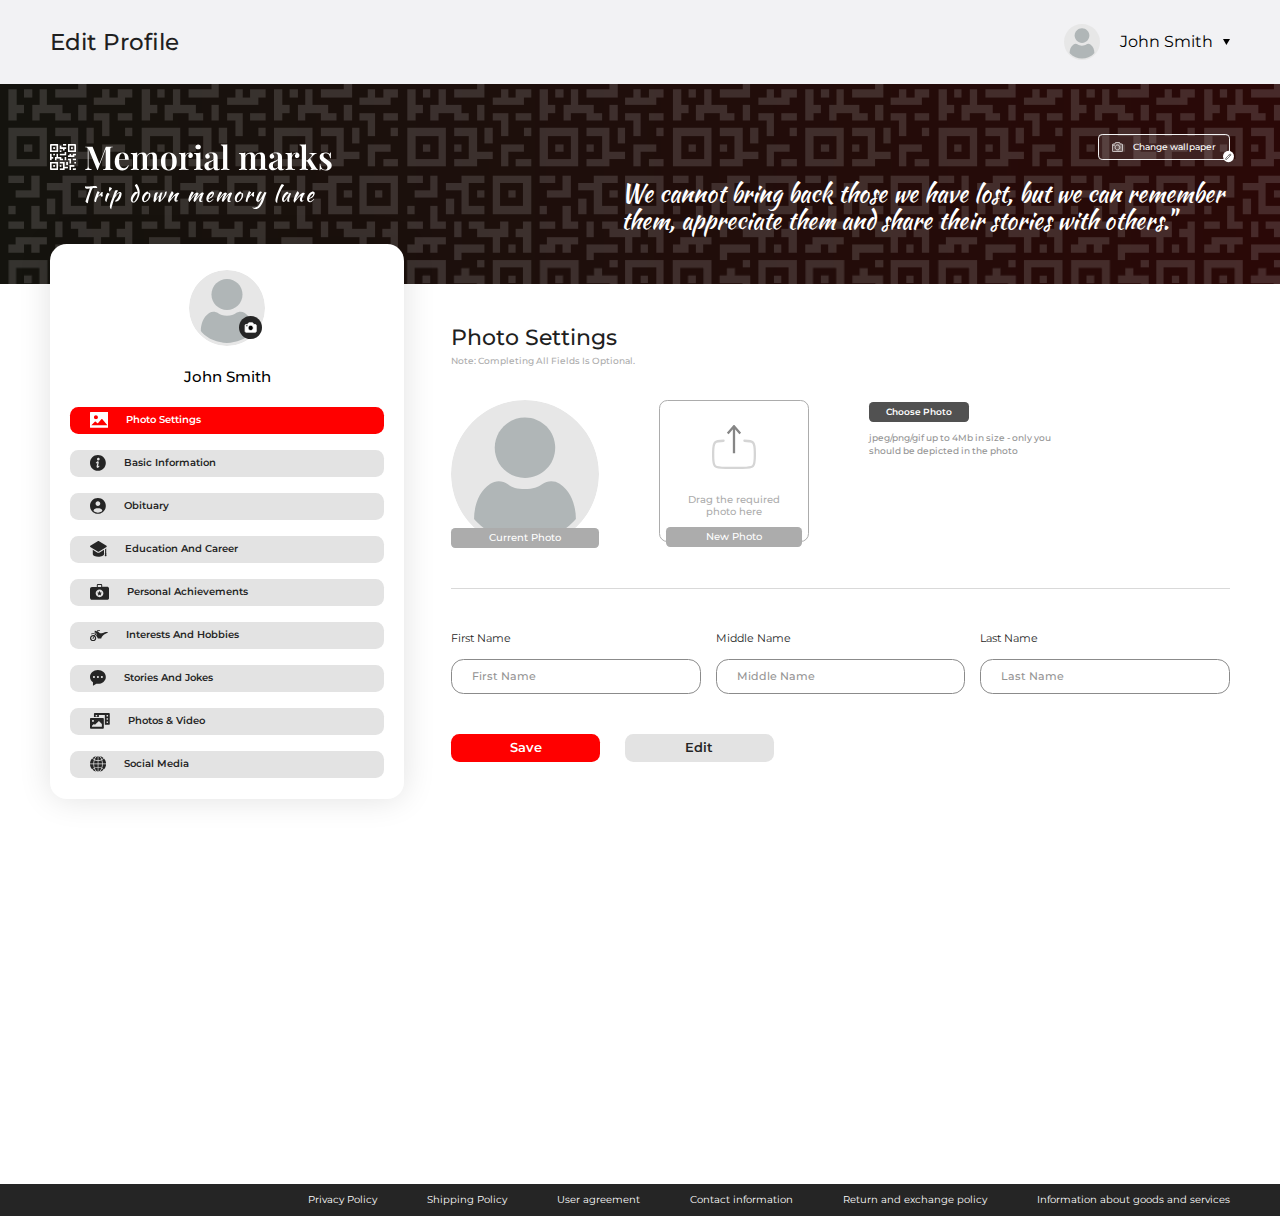
<file: index.html>
<!DOCTYPE html>
<html lang="en">
  <head>
    <meta charset="UTF-8" />
    <meta name="viewport" content="width=device-width, initial-scale=1.0" />
    <title>Memorial marks</title>
    <link rel="stylesheet" href="./styles/index.css" />
    <link rel="stylesheet" href="./styles/main.css" />
    <link rel="stylesheet" href="./styles/modal.css" />
    <link rel="stylesheet" href="./styles/calendar.css" />
  </head>
  <body>
    <!-- nav bar -->
    <nav>
      <div class="nav_wrapper container">
        <div class="empty"></div>
        <div class="nav_left"><h4>Edit Profile</h4></div>
        <div class="nav_right_profile">
          <div class="nav_right_user_data">
            <img src="./assets/icons/default-profile.svg" alt="" />
            <div class="nav_drop_handler">
              <p>John Smith</p>
              <img src="./assets/icons/arrow-down.svg" alt="" />
            </div>
            <div class="logout_modal">
              <img src="./assets/icons/logout.svg" alt="" />
              <p>Log out</p>
            </div>
          </div>
        </div>
        <div class="mob_nav_menu">
          <img
            src="./assets/icons/burger.svg"
            alt=""
            data-modal-target="#logout_modal"
          />
        </div>
      </div>
    </nav>

    <!-- wallpaper -->
    <div class="wallpaper main_wallpaper">
      <div class="walpapper_wrapper container">
        <div class="wallpaper_logo">
          <img src="./assets/logo.svg" alt="" />
        </div>
        <div class="wallpaper_right">
          <button class="change_wall_btn">
            <img src="./assets/icons/camera.svg" alt="" />
            <p>Change wallpaper</p>
            <img
              class="wallpaper_edit"
              src="./assets/icons/wallpaper-edit.svg"
              alt=""
            />
          </button>
          <div class="wallpaper_right_text">
            <p>
              We cannot bring back those we have lost, but we can remember them,
              appreciate them and share their stories with others."
            </p>
          </div>
        </div>
      </div>
    </div>

    <!-- main edit block -->
    <div class="edit_wrapper container">
      <div class="edit_sidebar edit_page_sidebar">
        <div class="user_profile">
          <div class="user_profile_avatar">
            <img
              class="user_avatar_img"
              src="./assets/icons/default-profile.svg"
              alt=""
            />
            <div class="user_profile_img_update">
              <img src="./assets/icons/update-img-icon.svg" alt="" />
            </div>
            <input
              type="file"
              id="profileImageInput"
              style="display: none"
              accept="image/*"
            />
          </div>
          <div class="user_profile_username">
            <p>John Smith</p>
          </div>
          <div class="sidebar_mob_opener">
            <img src="./assets/icons/open_sidebar.svg" alt="" />
          </div>
        </div>
        <div class="profile_sidebar tabs_list">
          <div
            class="profile_sidebar_item menu_item active_menu"
            data-id="menu1"
          >
            <svg
              width="18.472168"
              height="15.833984"
              viewBox="0 0 18.4722 15.834"
              fill="none"
              xmlns="http://www.w3.org/2000/svg"
              xmlns:xlink="http://www.w3.org/1999/xlink"
            >
              <defs />
              <path
                id="Vector"
                d="M0.65 15.83C0.48 15.83 0.31 15.76 0.19 15.64C0.06 15.51 0 15.34 0 15.17L0 0.66C0 0.48 0.06 0.31 0.19 0.19C0.31 0.07 0.48 0 0.65 0L17.81 0C17.98 0 18.15 0.07 18.27 0.19C18.4 0.31 18.47 0.48 18.47 0.66L18.47 15.17C18.47 15.34 18.4 15.51 18.27 15.64C18.15 15.76 17.98 15.83 17.81 15.83L0.65 15.83ZM7.16 11.12L5.74 9.7C5.61 9.57 5.45 9.5 5.27 9.5C5.1 9.5 4.93 9.57 4.81 9.7L1.31 13.19L17.37 13.19L12.38 7.2C12.31 7.13 12.24 7.07 12.15 7.02C12.06 6.98 11.97 6.96 11.87 6.96C11.77 6.96 11.68 6.98 11.59 7.02C11.5 7.07 11.42 7.13 11.36 7.2L8.13 11.08C8.07 11.15 8 11.2 7.92 11.24C7.84 11.28 7.75 11.31 7.66 11.31C7.56 11.32 7.47 11.3 7.39 11.27C7.3 11.23 7.22 11.18 7.16 11.12ZM3.95 5.27C3.95 5.53 4 5.79 4.1 6.03C4.2 6.27 4.35 6.49 4.53 6.67C4.72 6.86 4.94 7 5.18 7.1C5.42 7.2 5.67 7.25 5.93 7.25C6.19 7.25 6.45 7.2 6.69 7.1C6.93 7 7.15 6.86 7.33 6.67C7.52 6.49 7.66 6.27 7.76 6.03C7.86 5.79 7.91 5.53 7.91 5.27C7.91 4.75 7.7 4.24 7.33 3.87C6.96 3.5 6.46 3.29 5.93 3.29C5.41 3.29 4.9 3.5 4.53 3.87C4.16 4.25 3.95 4.75 3.95 5.27Z"
                fill="#252525"
                fill-opacity="1.000000"
                fill-rule="nonzero"
              />
            </svg>

            <p>photo settings</p>
          </div>
          <div class="profile_sidebar_item menu_item" data-id="menu2">
            <svg
              width="15.833984"
              height="15.833984"
              viewBox="0 0 15.834 15.834"
              fill="none"
              xmlns="http://www.w3.org/2000/svg"
              xmlns:xlink="http://www.w3.org/1999/xlink"
            >
              <defs />
              <path
                id="Vector"
                d="M7.91 0C3.54 0 0 3.54 0 7.91C0 12.28 3.54 15.83 7.91 15.83C12.28 15.83 15.83 12.28 15.83 7.91C15.83 3.54 12.28 0 7.91 0ZM9.3 11.55C8.98 11.9 8.8 12.11 8.45 12.44C7.93 12.94 7.33 13.08 6.87 12.58C6.21 11.87 6.91 9.71 6.92 9.63C7.05 9.06 7.3 7.91 7.3 7.91C7.3 7.91 6.76 8.24 6.44 8.36C6.2 8.44 5.94 8.33 5.87 8.1C5.81 7.89 5.86 7.76 5.99 7.61C6.31 7.26 6.49 7.05 6.84 6.72C7.36 6.21 7.95 6.08 8.42 6.58C9.08 7.28 8.59 8.45 8.42 9.28C8.4 9.36 7.99 11.25 7.99 11.25C7.99 11.25 8.53 10.92 8.85 10.8C9.09 10.72 9.35 10.83 9.42 11.06C9.48 11.27 9.43 11.4 9.3 11.55ZM8.44 5.44C7.7 5.51 7.05 4.96 6.99 4.22C6.92 3.48 7.47 2.83 8.21 2.77C8.95 2.7 9.6 3.25 9.66 3.99C9.73 4.73 9.18 5.38 8.44 5.44Z"
                fill="#252525"
                fill-opacity="1.000000"
                fill-rule="nonzero"
              />
            </svg>

            <p>basic information</p>
          </div>
          <div class="profile_sidebar_item menu_item" data-id="menu3">
            <svg
              width="15.833496"
              height="15.833984"
              viewBox="0 0 15.8335 15.834"
              fill="none"
              xmlns="http://www.w3.org/2000/svg"
              xmlns:xlink="http://www.w3.org/1999/xlink"
            >
              <defs />
              <path
                id="Vector"
                d="M15.83 7.91C15.83 12.28 12.28 15.83 7.91 15.83C3.54 15.83 0 12.28 0 7.91C0 3.54 3.54 0 7.91 0C12.28 0 15.83 3.54 15.83 7.91ZM10.29 5.54C10.29 6.85 9.22 7.91 7.91 7.91C6.6 7.91 5.54 6.85 5.54 5.54C5.54 4.23 6.6 3.16 7.91 3.16C9.22 3.16 10.29 4.23 10.29 5.54ZM7.91 14.64C9.32 14.64 10.63 14.21 11.72 13.46C12.2 13.13 12.4 12.51 12.12 12C11.55 10.94 10.36 10.29 7.91 10.29C5.47 10.29 4.28 10.94 3.7 12C3.42 12.51 3.63 13.13 4.11 13.46C5.19 14.21 6.5 14.64 7.91 14.64Z"
                fill="#252525"
                fill-opacity="1.000000"
                fill-rule="evenodd"
              />
            </svg>

            <p>Obituary</p>
          </div>
          <div class="profile_sidebar_item menu_item" data-id="menu4">
            <svg
              width="16.812012"
              height="15.833984"
              viewBox="0 0 16.812 15.834"
              fill="none"
              xmlns="http://www.w3.org/2000/svg"
              xmlns:xlink="http://www.w3.org/1999/xlink"
            >
              <defs />
              <path
                id="Vector"
                d="M16.11 15.27C16.24 15.27 16.37 15.21 16.45 15.11C16.54 15 16.57 14.86 16.55 14.73L16.26 13.39C16.42 13.24 16.52 13.02 16.52 12.77C16.52 12.52 16.41 12.29 16.23 12.14L16.23 7.48L15.1 8.18L15.1 12.14C14.92 12.29 14.81 12.52 14.81 12.77C14.81 13.02 14.91 13.24 15.07 13.39L14.79 14.73C14.76 14.86 14.79 15 14.88 15.11C14.97 15.21 15.09 15.27 15.23 15.27L16.11 15.27ZM16.49 4.77L9.1 0.19C8.89 0.06 8.64 0 8.4 0C8.16 0 7.91 0.06 7.7 0.19L0.31 4.77C0.11 4.89 0 5.1 0 5.34C0 5.57 0.11 5.78 0.31 5.91L7.7 10.48C7.91 10.61 8.16 10.68 8.4 10.68C8.64 10.68 8.89 10.61 9.1 10.48L16.49 5.91C16.69 5.78 16.81 5.57 16.81 5.34C16.81 5.1 16.69 4.89 16.49 4.77ZM8.4 11.81C7.94 11.81 7.49 11.69 7.1 11.44L2.79 8.78L2.79 13.37C2.79 14.73 5.3 15.83 8.4 15.83C11.5 15.83 14.01 14.73 14.01 13.37L14.01 8.78L9.7 11.44C9.31 11.69 8.86 11.81 8.4 11.81Z"
                fill="#252525"
                fill-opacity="1.000000"
                fill-rule="nonzero"
              />
            </svg>

            <p>Education and career</p>
          </div>
          <div class="profile_sidebar_item menu_item" data-id="menu5">
            <svg
              width="19.090820"
              height="15.833984"
              viewBox="0 0 19.0908 15.834"
              fill="none"
              xmlns="http://www.w3.org/2000/svg"
              xmlns:xlink="http://www.w3.org/1999/xlink"
            >
              <defs />
              <path
                id="Vector"
                d="M17.18 2.87L12.19 2.87L12.19 1.08C12.19 0.41 11.6 0 10.88 0C10.88 0 8.11 0 8.13 0C7.42 0 6.81 0.41 6.81 1.08L6.81 2.95L1.9 2.95C0.91 2.95 0 3.79 0 4.89C0 4.92 0 13.8 0 13.8C0 15.03 0.92 15.83 1.89 15.83L17.19 15.83C18.16 15.83 19.09 15.1 19.09 13.85C19.09 13.85 19.09 4.88 19.09 4.84C19.08 3.72 18.16 2.87 17.18 2.87ZM7.8 1.06L11.21 1.06L11.21 2.95L7.8 2.95L7.8 1.06ZM9.54 13.18C7.41 13.18 5.68 11.45 5.68 9.32C5.68 7.19 7.41 5.46 9.54 5.46C11.67 5.46 13.4 7.19 13.4 9.32C13.4 11.45 11.67 13.18 9.54 13.18ZM12.01 8.65L10.78 9.85L11.07 11.55L9.54 10.75L8.02 11.55L8.31 9.85L7.07 8.65L8.78 8.4L9.54 6.85L10.3 8.4L12.01 8.65Z"
                fill="#252525"
                fill-opacity="1.000000"
                fill-rule="nonzero"
              />
            </svg>
            <p>Personal achievements</p>
          </div>
          <div class="profile_sidebar_item menu_item" data-id="menu6">
            <svg
              width="17.632324"
              height="11.281250"
              viewBox="0 0 17.6323 11.2812"
              fill="none"
              xmlns="http://www.w3.org/2000/svg"
              xmlns:xlink="http://www.w3.org/1999/xlink"
            >
              <defs />
              <path
                id="Vector"
                d="M17.63 2.91L17.63 2.01C17.63 2.01 15.82 1.82 13.63 2.66C11.45 3.51 9.86 3.29 9.64 3.07C9.42 2.85 8.42 1.88 8.27 1.76C8.11 1.63 7.8 1.13 7.45 1.45C7.39 1.5 7.33 1.53 7.27 1.56L7.61 0.84C7.67 0.72 7.79 0.65 7.92 0.65L9.79 0.65C9.97 0.65 9.96 0.5 9.96 0.32C9.96 0.14 9.97 0 9.79 0L7.92 0C7.54 0 7.19 0.21 7.02 0.55L6.59 1.44C6.41 1.3 5.71 0.81 4.69 0.76L4.69 2.94C4.69 2.94 5.44 2.88 5.9 2.8L5.37 3.69C4.64 3.28 3.79 3.07 2.89 3.14C2.2 3.19 1.56 3.4 1 3.72L1.21 4.34C1.67 4.1 2.18 3.95 2.72 3.91C3.62 3.85 4.36 3.99 4.99 4.33L4.39 5.35C3.99 5.17 3.56 5.07 3.1 5.07C1.39 5.07 0 6.46 0 8.17C0 9.89 1.39 11.28 3.1 11.28C4.81 11.28 6.21 9.89 6.21 8.17C6.21 7.18 5.74 6.31 5.03 5.74L5.6 4.77C6.18 5.3 6.63 6.08 6.99 7.11C7 7.15 7.41 7.5 7.41 7.53L7.46 7.42C7.51 8.42 8.3 8.44 8.3 8.44C8.3 8.44 10.32 8.44 11.23 8.44C12.35 4.16 16.88 3.13 17.63 2.91ZM4.96 8.17C4.96 9.2 4.13 10.03 3.1 10.03C2.07 10.03 1.24 9.2 1.24 8.17C1.24 7.15 2.07 6.32 3.1 6.32C3.33 6.32 3.54 6.36 3.74 6.43L3.09 7.53C2.74 7.54 2.46 7.82 2.46 8.17C2.46 8.52 2.75 8.81 3.1 8.81C3.45 8.81 3.74 8.52 3.74 8.17C3.74 8.1 3.72 8.03 3.7 7.97L4.38 6.83C4.73 7.17 4.96 7.64 4.96 8.17ZM5.99 4.11L6.47 3.3C6.69 3.84 6.93 4.7 7.13 5.5C6.84 4.96 6.46 4.49 5.99 4.11Z"
                fill="#252525"
                fill-opacity="1.000000"
                fill-rule="nonzero"
              />
            </svg>

            <p>Interests and hobbies</p>
          </div>
          <div class="profile_sidebar_item menu_item" data-id="menu7">
            <svg
              width="15.833496"
              height="15.833984"
              viewBox="0 0 15.8335 15.834"
              fill="none"
              xmlns="http://www.w3.org/2000/svg"
              xmlns:xlink="http://www.w3.org/1999/xlink"
            >
              <defs />
              <path
                id="comment-3"
                d="M11.87 7.91C11.32 7.91 10.88 7.47 10.88 6.92C10.88 6.38 11.32 5.93 11.87 5.93C12.42 5.93 12.86 6.38 12.86 6.92C12.86 7.47 12.42 7.91 11.87 7.91ZM7.91 7.91C7.37 7.91 6.92 7.47 6.92 6.92C6.92 6.38 7.37 5.93 7.91 5.93C8.46 5.93 8.9 6.38 8.9 6.92C8.9 7.47 8.46 7.91 7.91 7.91ZM3.95 7.91C3.41 7.91 2.96 7.47 2.96 6.92C2.96 6.38 3.41 5.93 3.95 5.93C4.5 5.93 4.94 6.38 4.94 6.92C4.94 7.47 4.5 7.91 3.95 7.91ZM7.91 0C3.54 0 0 3.1 0 6.92C0 9.11 1.16 11.06 2.96 12.33L2.96 15.83L6.43 13.72C6.91 13.8 7.41 13.85 7.91 13.85C12.28 13.85 15.83 10.75 15.83 6.92C15.83 3.1 12.28 0 7.91 0Z"
                fill="#252525"
                fill-opacity="1.000000"
                fill-rule="evenodd"
              />
            </svg>

            <p>Stories and jokes</p>
          </div>
          <div class="profile_sidebar_item menu_item" data-id="menu8">
            <svg
              width="19.791504"
              height="15.833984"
              viewBox="0 0 19.7915 15.834"
              fill="none"
              xmlns="http://www.w3.org/2000/svg"
              xmlns:xlink="http://www.w3.org/1999/xlink"
            >
              <defs />
              <path
                id="Vector"
                d="M18.8 0L4.94 0C4.68 0 4.43 0.1 4.24 0.28C4.06 0.47 3.95 0.72 3.95 0.99L3.95 3.95L8.9 3.95L8.9 1.97L14.84 1.97L14.84 11.87L18.8 11.87C19.06 11.87 19.31 11.77 19.5 11.58C19.68 11.4 19.79 11.14 19.79 10.88L19.79 0.99C19.79 0.72 19.68 0.47 19.5 0.28C19.31 0.1 19.06 0 18.8 0ZM7.17 3.18C7.17 3.25 7.14 3.33 7.09 3.38C7.04 3.43 6.97 3.46 6.89 3.46L5.96 3.46C5.89 3.46 5.82 3.43 5.77 3.38C5.71 3.33 5.68 3.25 5.68 3.18L5.68 2.25C5.68 2.18 5.71 2.11 5.77 2.06C5.82 2 5.89 1.97 5.96 1.97L6.89 1.97C6.97 1.97 7.04 2 7.09 2.06C7.14 2.11 7.17 2.18 7.17 2.25L7.17 3.18ZM18.06 9.61C18.06 9.69 18.03 9.76 17.97 9.81C17.92 9.86 17.85 9.89 17.78 9.89L16.85 9.89C16.77 9.89 16.7 9.86 16.65 9.81C16.6 9.76 16.57 9.69 16.57 9.61L16.57 8.68C16.57 8.61 16.6 8.54 16.65 8.49C16.7 8.44 16.77 8.41 16.85 8.41L17.78 8.41C17.85 8.41 17.92 8.44 17.97 8.49C18.03 8.54 18.06 8.61 18.06 8.68L18.06 9.61ZM18.06 6.4C18.06 6.47 18.03 6.54 17.97 6.59C17.92 6.65 17.85 6.67 17.78 6.67L16.85 6.67C16.77 6.67 16.7 6.65 16.65 6.59C16.6 6.54 16.57 6.47 16.57 6.4L16.57 5.47C16.57 5.4 16.6 5.32 16.65 5.27C16.7 5.22 16.77 5.19 16.85 5.19L17.78 5.19C17.85 5.19 17.92 5.22 17.97 5.27C18.03 5.32 18.06 5.4 18.06 5.47L18.06 6.4ZM18.06 3.18C18.06 3.25 18.03 3.33 17.97 3.38C17.92 3.43 17.85 3.46 17.78 3.46L16.85 3.46C16.77 3.46 16.7 3.43 16.65 3.38C16.6 3.33 16.57 3.25 16.57 3.18L16.57 2.25C16.57 2.18 16.6 2.11 16.65 2.06C16.7 2 16.77 1.97 16.85 1.97L17.78 1.97C17.85 1.97 17.92 2 17.97 2.06C18.03 2.11 18.06 2.18 18.06 2.25L18.06 3.18ZM12.86 4.94L0.98 4.94C0.72 4.94 0.47 5.05 0.29 5.23C0.1 5.42 0 5.67 0 5.93L0 14.84C0 15.1 0.1 15.35 0.29 15.54C0.47 15.72 0.72 15.83 0.98 15.83L12.86 15.83C13.12 15.83 13.37 15.72 13.56 15.54C13.75 15.35 13.85 15.1 13.85 14.84L13.85 5.93C13.85 5.67 13.75 5.42 13.56 5.23C13.37 5.05 13.12 4.94 12.86 4.94ZM2.96 6.92C3.16 6.92 3.35 6.98 3.51 7.09C3.68 7.2 3.8 7.35 3.88 7.53C3.95 7.71 3.97 7.91 3.93 8.1C3.9 8.3 3.8 8.47 3.66 8.61C3.53 8.75 3.35 8.84 3.16 8.88C2.96 8.92 2.77 8.9 2.58 8.83C2.4 8.75 2.25 8.62 2.14 8.46C2.03 8.3 1.97 8.11 1.97 7.91C1.97 7.65 2.08 7.4 2.26 7.21C2.45 7.03 2.7 6.92 2.96 6.92ZM11.87 13.85L1.97 13.85L1.97 12.86L3.95 10.88L4.94 11.87L8.9 7.91L11.87 10.88L11.87 13.85Z"
                fill="#252525"
                fill-opacity="1.000000"
                fill-rule="nonzero"
              />
            </svg>
            <p>Photos & Video</p>
          </div>
          <div class="profile_sidebar_item menu_item" data-id="menu9">
            <svg
              width="16.137695"
              height="15.833984"
              viewBox="0 0 16.1377 15.834"
              fill="none"
              xmlns="http://www.w3.org/2000/svg"
              xmlns:xlink="http://www.w3.org/1999/xlink"
            >
              <desc>Created with Pixso.</desc>
              <defs />
              <path
                id="Vector"
                d="M8.4 0.2L8.4 4.21C9.42 4.17 10.41 3.93 11.31 3.51C10.65 1.68 9.59 0.41 8.4 0.2Z"
                fill="#252525"
                fill-opacity="1.000000"
                fill-rule="nonzero"
              />
              <path
                id="Vector"
                d="M2.6 1.97C3.08 2.45 3.62 2.85 4.19 3.18C4.73 1.72 5.52 0.6 6.46 0C4.99 0.29 3.66 0.99 2.6 1.97Z"
                fill="#252525"
                fill-opacity="1.000000"
                fill-rule="nonzero"
              />
              <path
                id="Vector"
                d="M9.67 0C10.61 0.6 11.4 1.72 11.94 3.18C12.51 2.85 13.05 2.45 13.53 1.97C12.47 0.99 11.14 0.29 9.67 0Z"
                fill="#252525"
                fill-opacity="1.000000"
                fill-rule="nonzero"
              />
              <path
                id="Vector"
                d="M4.08 8.25C4.11 9.47 4.3 10.62 4.59 11.64C5.57 11.2 6.63 10.95 7.73 10.91L7.73 8.25L4.08 8.25Z"
                fill="#252525"
                fill-opacity="1.000000"
                fill-rule="nonzero"
              />
              <path
                id="Vector"
                d="M4.81 12.29C5.47 14.13 6.53 15.41 7.73 15.62L7.73 11.59C6.7 11.63 5.71 11.87 4.81 12.29Z"
                fill="#252525"
                fill-opacity="1.000000"
                fill-rule="nonzero"
              />
              <path
                id="Vector"
                d="M14.01 2.44C13.45 3 12.83 3.47 12.16 3.84C12.49 4.95 12.69 6.22 12.71 7.58L16.13 7.58C16.05 5.6 15.26 3.81 14.01 2.44Z"
                fill="#252525"
                fill-opacity="1.000000"
                fill-rule="nonzero"
              />
              <path
                id="Vector"
                d="M2.12 2.44C0.87 3.81 0.08 5.6 0 7.58L3.41 7.58C3.44 6.22 3.64 4.95 3.97 3.84C3.3 3.47 2.68 3 2.12 2.44Z"
                fill="#252525"
                fill-opacity="1.000000"
                fill-rule="nonzero"
              />
              <path
                id="Vector"
                d="M4.6 4.16C4.3 5.18 4.11 6.35 4.09 7.57L7.73 7.57L7.73 4.89C6.63 4.85 5.57 4.6 4.6 4.16Z"
                fill="#252525"
                fill-opacity="1.000000"
                fill-rule="nonzero"
              />
              <path
                id="Vector"
                d="M4.81 3.51C5.72 3.93 6.7 4.17 7.73 4.21L7.73 0.2C6.54 0.41 5.48 1.68 4.81 3.51Z"
                fill="#252525"
                fill-opacity="1.000000"
                fill-rule="nonzero"
              />
              <path
                id="Vector"
                d="M3.41 8.25L0 8.25C0.08 10.22 0.86 12.01 2.11 13.37C2.67 12.81 3.29 12.34 3.96 11.96C3.64 10.86 3.44 9.6 3.41 8.25Z"
                fill="#252525"
                fill-opacity="1.000000"
                fill-rule="nonzero"
              />
              <path
                id="Vector"
                d="M12.72 8.25C12.69 9.6 12.49 10.86 12.16 11.96C12.83 12.34 13.46 12.81 14.01 13.36L14.02 13.37C15.27 12.01 16.05 10.22 16.13 8.25L12.72 8.25Z"
                fill="#252525"
                fill-opacity="1.000000"
                fill-rule="nonzero"
              />
              <path
                id="Vector"
                d="M13.54 13.84C13.06 13.36 12.52 12.96 11.94 12.62C11.4 14.09 10.61 15.22 9.67 15.83C11.15 15.53 12.48 14.83 13.54 13.85L13.54 13.84Z"
                fill="#252525"
                fill-opacity="1.000000"
                fill-rule="nonzero"
              />
              <path
                id="Vector"
                d="M11.53 4.16C10.55 4.6 9.49 4.85 8.4 4.89L8.4 7.57L12.04 7.57C12.01 6.35 11.83 5.18 11.53 4.16Z"
                fill="#252525"
                fill-opacity="1.000000"
                fill-rule="nonzero"
              />
              <path
                id="Vector"
                d="M4.18 12.62C3.61 12.96 3.07 13.36 2.59 13.84C3.65 14.83 4.98 15.53 6.46 15.83C5.52 15.22 4.72 14.09 4.18 12.62Z"
                fill="#252525"
                fill-opacity="1.000000"
                fill-rule="nonzero"
              />
              <path
                id="Vector"
                d="M8.4 11.59L8.4 15.62C9.59 15.41 10.66 14.13 11.32 12.29C10.41 11.87 9.43 11.63 8.4 11.59Z"
                fill="#252525"
                fill-opacity="1.000000"
                fill-rule="nonzero"
              />
              <path
                id="Vector"
                d="M8.4 8.25L8.4 10.91C9.5 10.95 10.56 11.2 11.53 11.65C11.83 10.62 12.01 9.47 12.04 8.25L8.4 8.25Z"
                fill="#252525"
                fill-opacity="1.000000"
                fill-rule="nonzero"
              />
            </svg>

            <p>Social media</p>
          </div>
        </div>
      </div>
      <div class="edit_block_content">
        <!-- menu 1 -->
        <div class="menu_item_content active_menu" id="menu1">
          <div class="edit_page">
            <div class="edit_page_main">
              <div class="content_page_title">
                <h2>photo settings</h2>
                <p>Note: Completing all fields is optional.</p>
              </div>
              <div class="file_upload_block">
                <div class="upload_avatar">
                  <img
                    id="current-photo"
                    src="./assets/icons/default-profile.svg"
                    alt="Current photo"
                  />
                  <div class="upload_status">Current photo</div>
                </div>
                <div class="drag_box" id="drag-box">
                  <div class="drag_box_block">
                    <img src="./assets/icons/drag.svg" alt="Drag icon" />
                    <p>
                      Drag the required <br />
                      photo here
                    </p>
                  </div>
                  <div class="upload_status">New photo</div>
                </div>
                <div class="upload_desc">
                  <input
                    type="file"
                    id="file-input"
                    style="display: none"
                    accept="image/jpeg, image/png, image/gif"
                  />
                  <button class="upload_btn" id="choose-photo-btn">
                    Choose photo
                  </button>
                  <p>
                    jpeg/png/gif up to 4Mb in size - only you <br />
                    should be depicted in the photo
                  </p>
                </div>
              </div>

              <div class="content_line"></div>
              <div class="inputs_list">
                <div class="data_input">
                  <p>First Name</p>
                  <input type="text" placeholder="First Name" />
                </div>
                <div class="data_input">
                  <p>Middle Name</p>
                  <input type="text" placeholder="Middle Name" />
                </div>
                <div class="data_input">
                  <p>Last Name</p>
                  <input type="text" placeholder="Last Name" />
                </div>
              </div>
            </div>
            <div class="page_actions">
              <button class="save_btn">Save</button>
              <button class="edit_btn">Edit</button>
            </div>
          </div>
        </div>

        <!-- menu 2 -->
        <div class="menu_item_content" id="menu2">
          <div class="edit_page">
            <div class="edit_page_main">
              <div class="content_page_title">
                <h2>basic information</h2>
                <p>Note: Completing all fields is optional.</p>
              </div>
              <div class="inputs_list mb_25px">
                <div class="data_input">
                  <p>First Name</p>
                  <input type="text" placeholder="First Name" />
                </div>
                <div class="data_input">
                  <p>Middle Name</p>
                  <input type="text" placeholder="Middle Name" />
                </div>
                <div class="data_input">
                  <p>Last Name</p>
                  <input type="text" placeholder="Last Name" />
                </div>
              </div>
              <div class="data_input mb_25px professions_list_input">
                <p>Profession</p>
                <input type="text" placeholder="Profession" readonly />
                <img src="./assets/icons/arrow-down.svg" alt="" />
                <div class="professions_list">
                  <div class="professions_item">
                    <span>Software Engineer</span>
                  </div>
                  <div class="professions_item">
                    <span>Graphic Designer</span>
                  </div>
                  <div class="professions_item">
                    <span>Data Scientist</span>
                  </div>
                  <div class="professions_item">
                    <span>Marketing Manager</span>
                  </div>
                  <div class="professions_item">
                    <span>Financial Analyst</span>
                  </div>
                  <div class="professions_item">
                    <span>Civil Engineer</span>
                  </div>
                  <div class="professions_item">
                    <span>Mechanical Engineer</span>
                  </div>
                  <div class="professions_item">
                    <span>Registered Nurse</span>
                  </div>
                  <div class="professions_item">
                    <span>Product Manager</span>
                  </div>
                  <div class="professions_item">
                    <span>Human Resources Specialist</span>
                  </div>
                </div>
              </div>
              <div class="inputs_list mb_25px">
                <div class="data_input calendar_input">
                  <p>Date of Birth</p>
                  <input
                    type="text"
                    placeholder="00/00/0000"
                    class="date-input"
                  />
                  <img
                    class="calendar_icon toggle-calendar-button"
                    src="./assets/icons/calendar.svg"
                    alt=""
                  />
                  <div class="calendar-container calendar_1">
                    <header class="calendar-header">
                      <p class="calendar-current-date"></p>
                      <div class="calendar-navigation">
                        <span
                          id="calendar-prev"
                          class="material-symbols-rounded"
                        >
                          <img src="./assets/icons/cal-arrow-left.svg" alt="" />
                        </span>
                        <span
                          id="calendar-next"
                          class="material-symbols-rounded"
                        >
                          <img
                            src="./assets/icons/cal-right-arrow.svg"
                            alt=""
                          />
                        </span>
                      </div>
                    </header>
                    <div class="calendar-body">
                      <ul class="calendar-weekdays">
                        <li>Sun</li>
                        <li>Mon</li>
                        <li>Tue</li>
                        <li>Wed</li>
                        <li>Thu</li>
                        <li>Fri</li>
                        <li>Sat</li>
                      </ul>
                      <ul class="calendar-dates"></ul>
                    </div>
                  </div>
                </div>
                <div class="data_input calendar_input">
                  <p>Date of Death</p>
                  <input
                    type="text"
                    placeholder="00/00/0000"
                    class="date-input"
                  />
                  <img
                    class="calendar_icon toggle-calendar-button"
                    src="./assets/icons/calendar.svg"
                    alt=""
                  />
                  <div class="calendar-container calendar_2">
                    <header class="calendar-header">
                      <p class="calendar-current-date"></p>
                      <div class="calendar-navigation">
                        <span
                          id="calendar-prev"
                          class="material-symbols-rounded"
                        >
                          <img src="./assets/icons/cal-arrow-left.svg" alt="" />
                        </span>
                        <span
                          id="calendar-next"
                          class="material-symbols-rounded"
                        >
                          <img
                            src="./assets/icons/cal-right-arrow.svg"
                            alt=""
                          />
                        </span>
                      </div>
                    </header>
                    <div class="calendar-body">
                      <ul class="calendar-weekdays">
                        <li>Sun</li>
                        <li>Mon</li>
                        <li>Tue</li>
                        <li>Wed</li>
                        <li>Thu</li>
                        <li>Fri</li>
                        <li>Sat</li>
                      </ul>
                      <ul class="calendar-dates"></ul>
                    </div>
                  </div>
                </div>
              </div>
            </div>
            <!--  -->

            <!--  -->
            <div class="page_actions">
              <button class="save_btn">Save</button>
              <button class="edit_btn">Edit</button>
            </div>
          </div>
        </div>

        <!-- menu 3 -->
        <div class="menu_item_content" id="menu3">
          <div class="edit_page">
            <div class="edit_page_main">
              <div class="content_page_title">
                <h2>Obituary <span>Biographical information:</span></h2>
                <p>Note: Completing all fields is optional.</p>
              </div>

              <div class="data_input mb_25px">
                <p>
                  Full name <span>(including maiden name, if applicable)</span>
                </p>
                <input type="text" placeholder="Full name" />
              </div>
              <div class="inputs_list mb_25px">
                <div class="data_input">
                  <p>Place of Birth</p>
                  <input type="text" placeholder="Place of Birth" />
                </div>
                <div class="data_input">
                  <p>Place of residence</p>
                  <input type="text" placeholder="Place of residence" />
                </div>
              </div>
              <div class="data_input">
                <p>
                  Marital status
                  <span>(e.g. married, children, grandchildren)</span>
                </p>
                <input type="text" placeholder="Marital status" />
              </div>
            </div>

            <div class="page_actions">
              <button class="save_btn">Save</button>
              <button class="edit_btn">Edit</button>
            </div>
          </div>
        </div>

        <!-- menu 4 -->
        <div class="menu_item_content" id="menu4">
          <div class="edit_page">
            <div class="edit_page_main">
              <div class="content_page_title">
                <h2>Education and career</h2>
                <p>Note: Completing all fields is optional.</p>
              </div>

              <div class="data_input mb_25px">
                <p>
                  Education
                  <span>(schools, universities, degrees obtained)</span>
                </p>
                <textarea placeholder="Education"></textarea>
              </div>
              <div class="data_input mb_25px">
                <p>
                  Professional career
                  <span>(positions, companies, achievements at work)</span>
                </p>
                <textarea placeholder="Professional career"></textarea>
              </div>
              <div class="data_input mb_25px">
                <p>
                  Military service
                  <span>(if applicable, ranks, units, medals)</span>
                </p>
                <textarea placeholder="Military service"></textarea>
              </div>
            </div>

            <div class="page_actions">
              <button class="save_btn">Save</button>
              <button class="edit_btn">Edit</button>
            </div>
          </div>
        </div>

        <!-- menu 5 -->
        <div class="menu_item_content" id="menu5">
          <div class="edit_page">
            <div class="edit_page_main">
              <div class="content_page_title">
                <h2>Personal achievements</h2>
                <p>Note: Completing all fields is optional.</p>
              </div>

              <div class="data_input mb_25px">
                <p>Personal achievements and awards</p>
                <textarea
                  placeholder="Personal achievements and awards"
                ></textarea>
              </div>

              <div class="data_input mb_25px">
                <p>
                  Participation in public life
                  <span>(volunteering, membership in organizations)</span>
                </p>
                <textarea placeholder="Participation in public life"></textarea>
              </div>
            </div>

            <div class="page_actions">
              <button class="save_btn">Save</button>
              <button class="edit_btn">Edit</button>
            </div>
          </div>
        </div>

        <!-- menu 6 -->
        <div class="menu_item_content" id="menu6">
          <div class="edit_page">
            <div class="edit_page_main">
              <div class="content_page_title">
                <h2>Interests and hobbies</h2>
                <p>Note: Completing all fields is optional.</p>
              </div>

              <div class="data_input mb_25px">
                <p>Favorite activities and hobbies</p>
                <textarea
                  placeholder="Favorite activities and hobbies"
                ></textarea>
              </div>
              <div class="data_input mb_25px">
                <p>Hobbies <span>(sports, music, art, etc.)</span></p>
                <textarea placeholder="Hobbies"></textarea>
              </div>
              <div class="data_input mb_25px">
                <p>Travel <span>(favorite places, important trips)</span></p>
                <textarea placeholder="Travel"></textarea>
              </div>

              <div class="content_page_title">
                <h2>Personal qualities and character traits:</h2>
              </div>

              <div class="data_input mb_25px">
                <p>Description of personality and character</p>
                <textarea
                  placeholder="Description of personality and character"
                ></textarea>
              </div>
              <div class="data_input mb_25px">
                <p>Important qualities that made this person stand out</p>
                <textarea
                  placeholder="Important qualities that made this person stand out"
                ></textarea>
              </div>
              <div class="data_input mb_50px">
                <p>Recollections of how he/she impacted the lives of others</p>
                <textarea
                  placeholder="Recollections of how he/she impacted the lives of others"
                ></textarea>
              </div>
            </div>

            <div class="page_actions">
              <button class="save_btn">Save</button>
              <button class="edit_btn">Edit</button>
            </div>
          </div>
        </div>

        <!-- menu 7 -->
        <div class="menu_item_content" id="menu7">
          <div class="edit_page">
            <div class="edit_page_main">
              <div class="content_page_title">
                <h2>Stories and jokes</h2>
                <p>Note: Completing all fields is optional.</p>
              </div>

              <div class="data_input mb_25px">
                <p>Personal stories and anecdotes</p>
                <textarea
                  placeholder="Personal stories and anecdotes"
                ></textarea>
              </div>
              <div class="data_input mb_25px">
                <p>
                  Important moments in life that were remembered by relatives
                  and friends
                </p>
                <textarea
                  placeholder="Important moments in life that were remembered by relatives and friends"
                ></textarea>
              </div>
              <div class="data_input mb_25px">
                <p>Statements that characterize his/her worldview</p>
                <textarea
                  placeholder="Statements that characterize his/her worldview"
                ></textarea>
              </div>

              <div class="content_page_title content_page_title_other">
                <h2>Other:</h2>
              </div>

              <div class="data_input mb_50px">
                <p>
                  Any other important aspects of life and personality that will
                  help create a complete picture of the person
                </p>
                <textarea
                  placeholder="Any other important aspects of life and personality that will help create a complete picture of the person"
                ></textarea>
              </div>
            </div>

            <div class="page_actions">
              <button class="save_btn">Save</button>
              <button class="edit_btn">Edit</button>
            </div>
          </div>
        </div>

        <!-- menu 8 -->
        <div class="menu_item_content" id="menu8">
          <div class="edit_page">
            <div class="edit_page_main">
              <div class="content_page_title">
                <h2>Photos & Video</h2>
                <p>Note: Completing all fields is optional.</p>
              </div>
              <div class="photo_video_hanlers">
                <button
                  class="photo_video_hanler active_handler"
                  data-id="photos_upload"
                >
                  Photos
                </button>
                <button class="photo_video_hanler" data-id="videos_upload">
                  Video
                </button>
              </div>
              <div class="upload_content active_handler" id="photos_upload">
                <div class="photo_upload_block">
                  <div class="drag_box">
                    <div class="drag_box_block" id="dragBoxBlock">
                      <img
                        class="drag_box_block_img"
                        src="./assets/icons/drag.svg"
                        alt=""
                      />
                      <p>
                        Drag the required <br />
                        photo here
                      </p>
                    </div>
                  </div>
                  <div class="upload_desc">
                    <button class="upload_btn" id="uploadBtn">
                      Choose photo
                    </button>
                    <p>
                      jpeg/png/gif up to 4Mb in size - only you <br />
                      should be depicted in the photo
                    </p>
                    <button class="save_btn">Upload photos</button>
                  </div>
                  <input
                    type="file"
                    id="fileInput"
                    style="display: none"
                    multiple
                    accept="image/*"
                  />
                </div>
                <div class="upload_gallery">
                  <h3>Photo gallery</h3>
                  <div class="upload_gallery_wrapper">
                    <div class="upload_gallery_item">
                      <img
                        src="./assets/images/photo-gallery.png"
                        class="upload_gallery_item_image"
                        alt=""
                      />
                      <div class="photo_actions_menu">
                        <img
                          class="photo_actions_menu_btn"
                          src="./assets/icons/actions-menu.svg"
                          alt=""
                        />
                        <div class="photo_actions_menu_list">
                          <img
                            src="./assets/icons/action-menu-1.svg"
                            alt=""
                            data-modal-target="#photo_edit_modal"
                          />
                          <div class="menu_line"></div>
                          <img src="./assets/icons/action-menu-2.svg" alt="" />
                        </div>
                      </div>
                    </div>
                    <div class="upload_gallery_item">
                      <img
                        src="./assets/images/photo-gallery.png"
                        class="upload_gallery_item_image"
                        alt=""
                      />
                      <div class="photo_actions_menu">
                        <img
                          class="photo_actions_menu_btn"
                          src="./assets/icons/actions-menu.svg"
                          alt=""
                        />
                        <div class="photo_actions_menu_list">
                          <img
                            src="./assets/icons/action-menu-1.svg"
                            alt=""
                            data-modal-target="#photo_edit_modal"
                          />
                          <div class="menu_line"></div>
                          <img src="./assets/icons/action-menu-2.svg" alt="" />
                        </div>
                      </div>
                    </div>
                    <div class="upload_gallery_item">
                      <img
                        src="./assets/images/photo-gallery.png"
                        class="upload_gallery_item_image"
                        alt=""
                      />
                      <div class="photo_actions_menu">
                        <img
                          class="photo_actions_menu_btn"
                          src="./assets/icons/actions-menu.svg"
                          alt=""
                        />
                        <div class="photo_actions_menu_list">
                          <img
                            src="./assets/icons/action-menu-1.svg"
                            alt=""
                            data-modal-target="#photo_edit_modal"
                          />
                          <div class="menu_line"></div>
                          <img src="./assets/icons/action-menu-2.svg" alt="" />
                        </div>
                      </div>
                    </div>
                    <div class="upload_gallery_item">
                      <img
                        src="./assets/images/photo-gallery.png"
                        class="upload_gallery_item_image"
                        alt=""
                      />
                      <div class="photo_actions_menu">
                        <img
                          class="photo_actions_menu_btn"
                          src="./assets/icons/actions-menu.svg"
                          alt=""
                        />
                        <div class="photo_actions_menu_list">
                          <img
                            src="./assets/icons/action-menu-1.svg"
                            alt=""
                            data-modal-target="#photo_edit_modal"
                          />
                          <div class="menu_line"></div>
                          <img src="./assets/icons/action-menu-2.svg" alt="" />
                        </div>
                      </div>
                    </div>
                    <div class="upload_gallery_item">
                      <img
                        src="./assets/images/photo-gallery.png"
                        class="upload_gallery_item_image"
                        alt=""
                      />
                      <div class="photo_actions_menu">
                        <img
                          class="photo_actions_menu_btn"
                          src="./assets/icons/actions-menu.svg"
                          alt=""
                        />
                        <div class="photo_actions_menu_list">
                          <img
                            src="./assets/icons/action-menu-1.svg"
                            alt=""
                            data-modal-target="#photo_edit_modal"
                          />
                          <div class="menu_line"></div>
                          <img src="./assets/icons/action-menu-2.svg" alt="" />
                        </div>
                      </div>
                    </div>
                    <div class="upload_gallery_item">
                      <img
                        src="./assets/images/photo-gallery.png"
                        class="upload_gallery_item_image"
                        alt=""
                      />
                      <div class="photo_actions_menu">
                        <img
                          class="photo_actions_menu_btn"
                          src="./assets/icons/actions-menu.svg"
                          alt=""
                        />
                        <div class="photo_actions_menu_list">
                          <img
                            src="./assets/icons/action-menu-1.svg"
                            alt=""
                            data-modal-target="#photo_edit_modal"
                          />
                          <div class="menu_line"></div>
                          <img src="./assets/icons/action-menu-2.svg" alt="" />
                        </div>
                      </div>
                    </div>
                  </div>
                  <div class="load_more_btn">
                    <button>Load more</button>
                  </div>
                </div>
              </div>

              <!-- videos -->
              <div class="upload_content" id="videos_upload">
                <div class="photo_upload_block">
                  <div class="drag_box">
                    <div class="drag_box_block" id="dragBoxVideoBlock">
                      <img
                        class="drag_box_block_img"
                        src="./assets/icons/drag.svg"
                        alt=""
                      />
                      <p>
                        Drag the required <br />
                        video here
                      </p>
                    </div>
                  </div>
                  <div class="upload_desc">
                    <button class="upload_btn" id="uploadVideoBtn">
                      Choose Video
                    </button>
                    <p>
                      mp4/avi up to 1000Mb in size - only you <br />
                      should be depicted in the video
                    </p>
                    <button class="save_btn">Upload videos</button>
                  </div>
                  <input
                    type="file"
                    id="fileVideoInput"
                    style="display: none"
                    multiple
                    accept="video/*"
                  />
                </div>
                <div class="upload_gallery">
                  <h3>Video gallery</h3>
                  <div class="upload_gallery_wrapper">
                    <div class="upload_gallery_item">
                      <img
                        src="./assets/images/video-img.png"
                        class="upload_gallery_item_image"
                        alt=""
                      />
                      <div class="photo_actions_menu">
                        <img
                          class="photo_actions_menu_btn"
                          src="./assets/icons/actions-menu.svg"
                          alt=""
                        />
                        <div class="photo_actions_menu_list">
                          <img
                            src="./assets/icons/action-menu-1.svg"
                            alt=""
                            data-modal-target="#video_edit_modal"
                          />
                          <div class="menu_line"></div>
                          <img src="./assets/icons/action-menu-2.svg" alt="" />
                        </div>
                      </div>
                      <div class="play_icon">
                        <img src="./assets/icons/play.svg" alt="" />
                      </div>
                    </div>
                  </div>
                  <div class="load_more_btn">
                    <button>Load more</button>
                  </div>
                </div>
              </div>
            </div>
          </div>
        </div>

        <!-- menu 9 -->
        <div class="menu_item_content" id="menu9">
          <div class="edit_page">
            <div class="edit_page_main">
              <div class="content_page_title">
                <h2>Social media</h2>
                <p>Note: Completing all fields is optional.</p>
              </div>
              <div class="data_input">
                <p>Fields for entering links</p>
                <div class="data_input_with_btn">
                  <input type="text" placeholder="Add you social media link" />
                  <button>Add link</button>
                </div>
              </div>
              <div class="added_links">
                <div class="added_link_item">
                  <div class="added_link_item_link">
                    <img src="./assets/icons/instagram.svg" alt="" />
                    <p>
                      https://...........................................................
                    </p>
                  </div>
                  <div class="added_link_item_actions photo_video_hanlers">
                    <button data-modal-target="#delete_modal">Remove</button>
                    <button data-modal-target="#edit_links_modal">Edit</button>
                  </div>
                </div>
              </div>
            </div>
            <div class="page_actions">
              <button class="save_btn" data-modal-target="#save_modal">
                Save
              </button>
            </div>
          </div>
        </div>
      </div>
    </div>

    <!-- photo edit modal -->
    <div class="modal_wrapper" id="photo_edit_modal">
      <div class="modal_container">
        <div class="modal_title">
          <h3>Photo editing</h3>
        </div>
        <div class="file_edit_container">
          <div class="editing_photo">
            <img src="./assets/images/carousel.png" alt="" />
          </div>
          <div class="file_edit_block">
            <h3>Choose another photo</h3>
            <div class="photo_upload_block">
              <div class="drag_box">
                <div class="drag_box_block">
                  <img src="./assets/icons/drag.svg" alt="" />
                  <p>
                    Drag the required <br />
                    photo here
                  </p>
                </div>
              </div>
              <div class="upload_desc">
                <button class="upload_btn">Choose photo</button>
                <p>
                  jpeg/png/gif up to 4Mb in size - only you <br />
                  should be depicted in the photo
                </p>
                <button class="save_btn">Upload photos</button>
              </div>
            </div>
            <button class="remove_btn">Remove</button>
          </div>
        </div>
        <div class="editing_actions_list">
          <div class="file_renaming">
            <p>Rename</p>
            <input type="text" placeholder="Lorem Ipsum is simply dummy text" />
          </div>
          <button class="save_changes_btn">Save</button>
        </div>
        <div class="exit_modal_btn">
          <img src="./assets/icons/exit.svg" alt="" />
        </div>
      </div>
    </div>

    <!-- video edit modal -->
    <div class="modal_wrapper" id="video_edit_modal">
      <div class="modal_container">
        <div class="modal_title">
          <h3>video editing</h3>
        </div>
        <div class="file_edit_container">
          <div class="editing_photo">
            <img src="./assets/images/video-img.png" alt="" />
            <div class="play_icon">
              <img src="./assets/icons/play.svg" alt="" />
            </div>
          </div>
          <div class="file_edit_block">
            <h3>Choose another video</h3>
            <div class="photo_upload_block">
              <div class="drag_box">
                <div class="drag_box_block">
                  <img src="./assets/icons/drag.svg" alt="" />
                  <p>
                    Drag the required <br />
                    video here
                  </p>
                </div>
              </div>
              <div class="upload_desc">
                <button class="upload_btn">Choose Video</button>
                <p>
                  jpeg/png/gif up to 4Mb in size - only you <br />
                  should be depicted in the photo
                </p>
                <button class="save_btn">Upload video</button>
              </div>
            </div>
            <button class="remove_btn">Remove</button>
          </div>
        </div>
        <div class="editing_actions_list">
          <div class="file_renaming">
            <p>Rename</p>
            <input type="text" placeholder="Lorem Ipsum is simply dummy text" />
          </div>
          <button class="save_changes_btn">Save</button>
        </div>
        <div class="exit_modal_btn">
          <img src="./assets/icons/exit.svg" alt="" />
        </div>
      </div>
    </div>

    <!-- edit social links modal -->
    <div class="modal_wrapper" id="edit_links_modal">
      <div class="modal_container edit_social_links">
        <div class="modal_title">
          <h3>Edit social media link</h3>
        </div>
        <div class="socials_icons">
          <div class="current_selected_icon">
            <div class="current_selected_icon_block">
              <img
                id="current-icon"
                src="./assets/icons/instagram.svg"
                alt=""
              />
            </div>
            <div class="upload_status">Current photo</div>
          </div>
          <div class="social_icons_list">
            <div class="social_icons_list_block">
              <div>
                <img
                  class="selected_social_icon"
                  src="./assets/icons/selected.svg"
                  alt=""
                />
                <img
                  class="social_icon"
                  src="./assets/icons/instagram.svg"
                  alt=""
                  onclick="selectIcon(this)"
                />
              </div>
              <div>
                <img
                  class="selected_social_icon"
                  src="./assets/icons/selected.svg"
                  alt=""
                />
                <img
                  class="social_icon"
                  src="./assets/icons/twitter.svg"
                  alt=""
                  onclick="selectIcon(this)"
                />
              </div>
              <div>
                <img
                  class="selected_social_icon"
                  src="./assets/icons/selected.svg"
                  alt=""
                />
                <img
                  class="social_icon"
                  src="./assets/icons/facebook.svg"
                  alt=""
                  onclick="selectIcon(this)"
                />
              </div>
              <div>
                <img
                  class="selected_social_icon"
                  src="./assets/icons/selected.svg"
                  alt=""
                />
                <img
                  class="social_icon"
                  src="./assets/icons/lin.svg"
                  alt=""
                  onclick="selectIcon(this)"
                />
              </div>
              <div>
                <img
                  class="selected_social_icon"
                  src="./assets/icons/selected.svg"
                  alt=""
                />
                <img
                  class="social_icon"
                  src="./assets/icons/tik-tok.svg"
                  alt=""
                  onclick="selectIcon(this)"
                />
              </div>
            </div>
            <div class="upload_status">Choose Icon</div>
          </div>
        </div>

        <div class="editing_actions_list">
          <div class="file_renaming">
            <p>Link</p>
            <input
              type="text"
              placeholder="https://..........................................................."
            />
          </div>
          <button class="save_changes_btn">Save</button>
        </div>
        <div class="exit_modal_btn">
          <img src="./assets/icons/exit.svg" alt="" />
        </div>
      </div>
    </div>

    <!-- save modal -->
    <div class="modal_wrapper" id="save_modal">
      <div class="modal_container agreement_modal">
        <div class="modal_title">
          <h3>Save changes?</h3>
        </div>
        <div class="page_actions">
          <button class="save_btn close_action">Yes</button>
          <button class="edit_btn close_action">No</button>
        </div>
        <div class="exit_modal_btn">
          <img src="./assets/icons/exit.svg" alt="" />
        </div>
      </div>
    </div>

    <!-- delete modal -->
    <div class="modal_wrapper" id="delete_modal">
      <div class="modal_container agreement_modal">
        <div class="modal_title">
          <h3>
            Do you really want <br />
            to delete?
          </h3>
        </div>
        <div class="page_actions">
          <button class="save_btn close_action">Yes</button>
          <button class="edit_btn close_action">No</button>
        </div>
        <div class="exit_modal_btn">
          <img src="./assets/icons/exit.svg" alt="" />
        </div>
      </div>
    </div>

    <!-- logout modal -->
    <div class="modal_wrapper logout_modal_wrapper" id="logout_modal">
      <div class="modal_container logout_modal">
        <button class="mobile_logout_btn">
          <img src="./assets/icons/logout.svg" alt="" />
          Log out
        </button>
        <div class="exit_modal_btn">
          <img src="./assets/icons/exit.svg" alt="" />
        </div>
      </div>
    </div>

    <!-- footer -->
    <footer>
      <div class="footer_wrapper container">
        <div class="footer_menu">
          <a href="#"><p>Privacy Policy</p></a>
          <a href="#"><p>Shipping Policy</p></a>
          <a href="#"><p>User agreement</p></a>
          <a href="#"><p>Contact information</p></a>
          <a href="#"><p>Return and exchange policy</p></a>
          <a href="#"><p>Information about goods and services</p></a>
        </div>
      </div>
    </footer>

    <!-- scripts -->
    <script src="./scripts/tabs.js"></script>
    <script src="./scripts/modals.js"></script>
    <script src="./scripts/tabs-upload.js"></script>
    <script src="./scripts/upload-img.js"></script>
    <script src="./scripts/calendar.js"></script>
    <script src="./scripts/photos-upload.js"></script>
    <script src="./scripts/videos-upload.js"></script>
  </body>
</html>
</file>
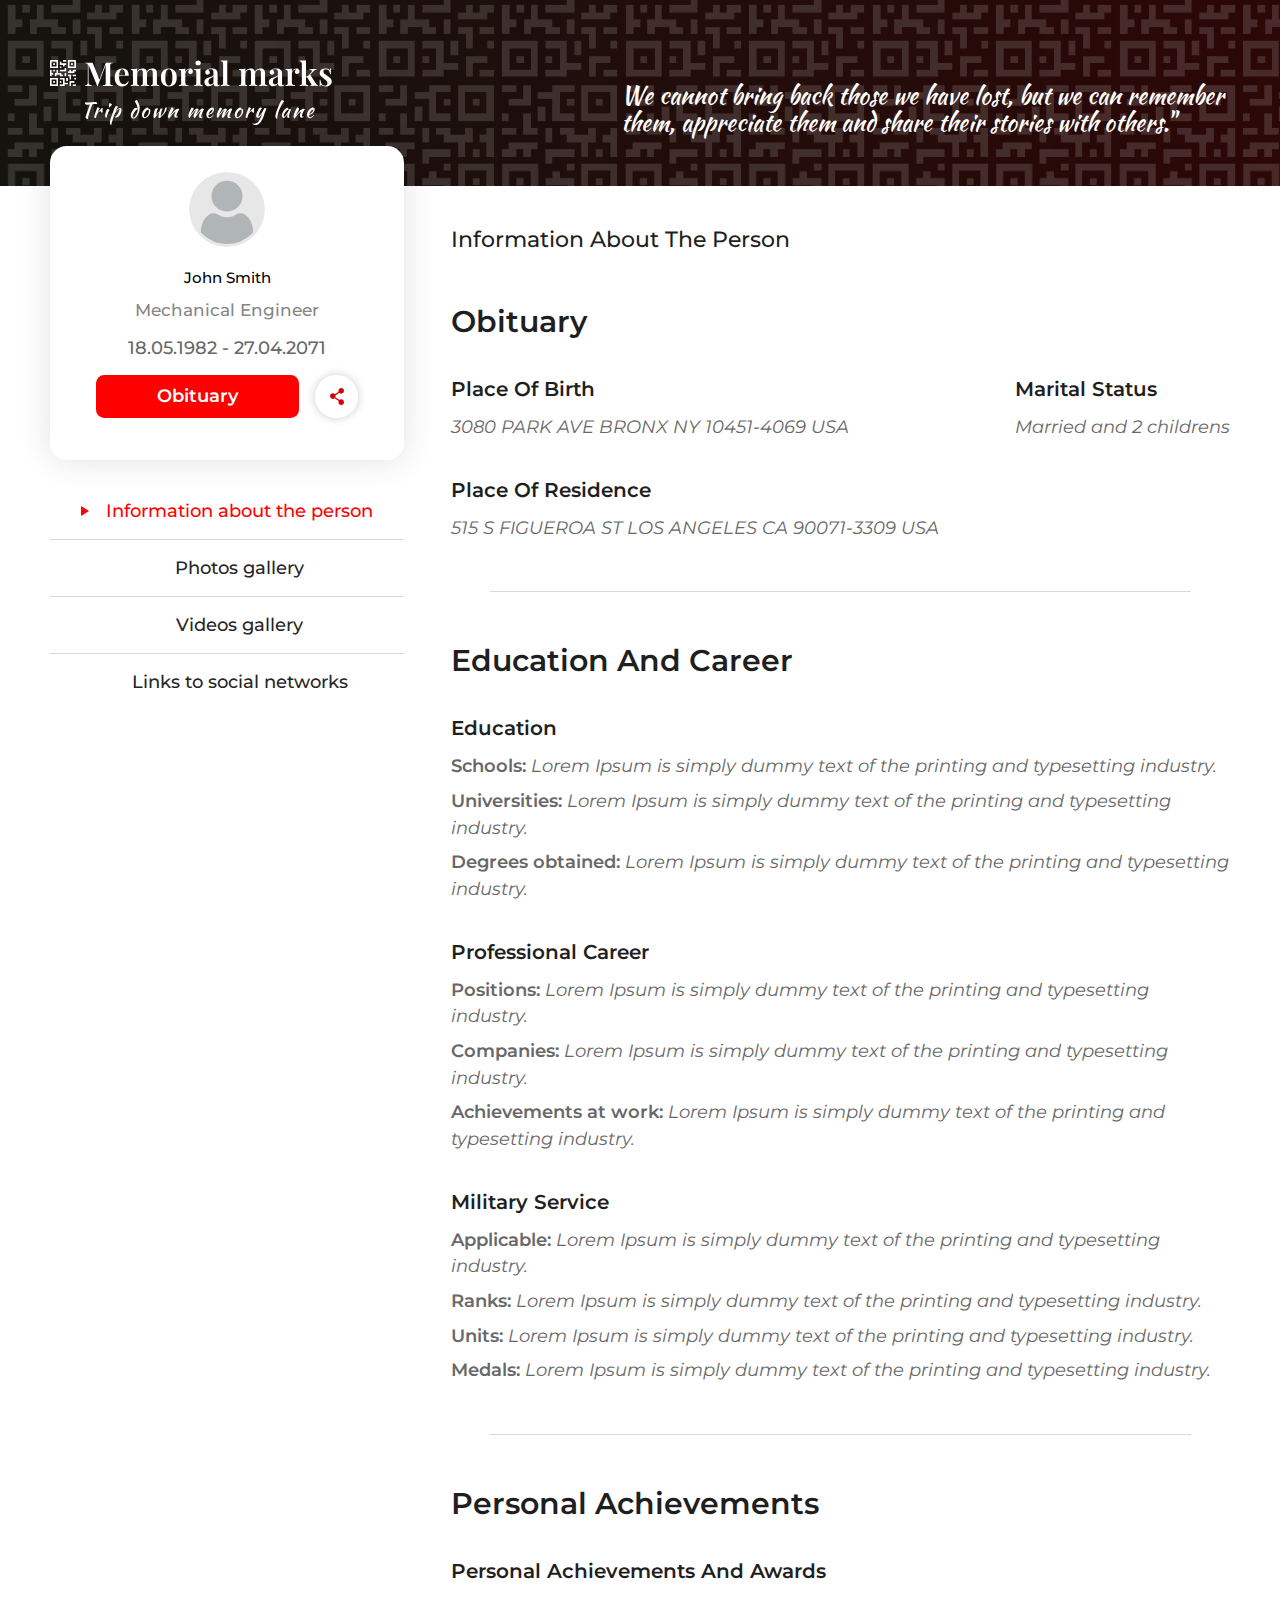
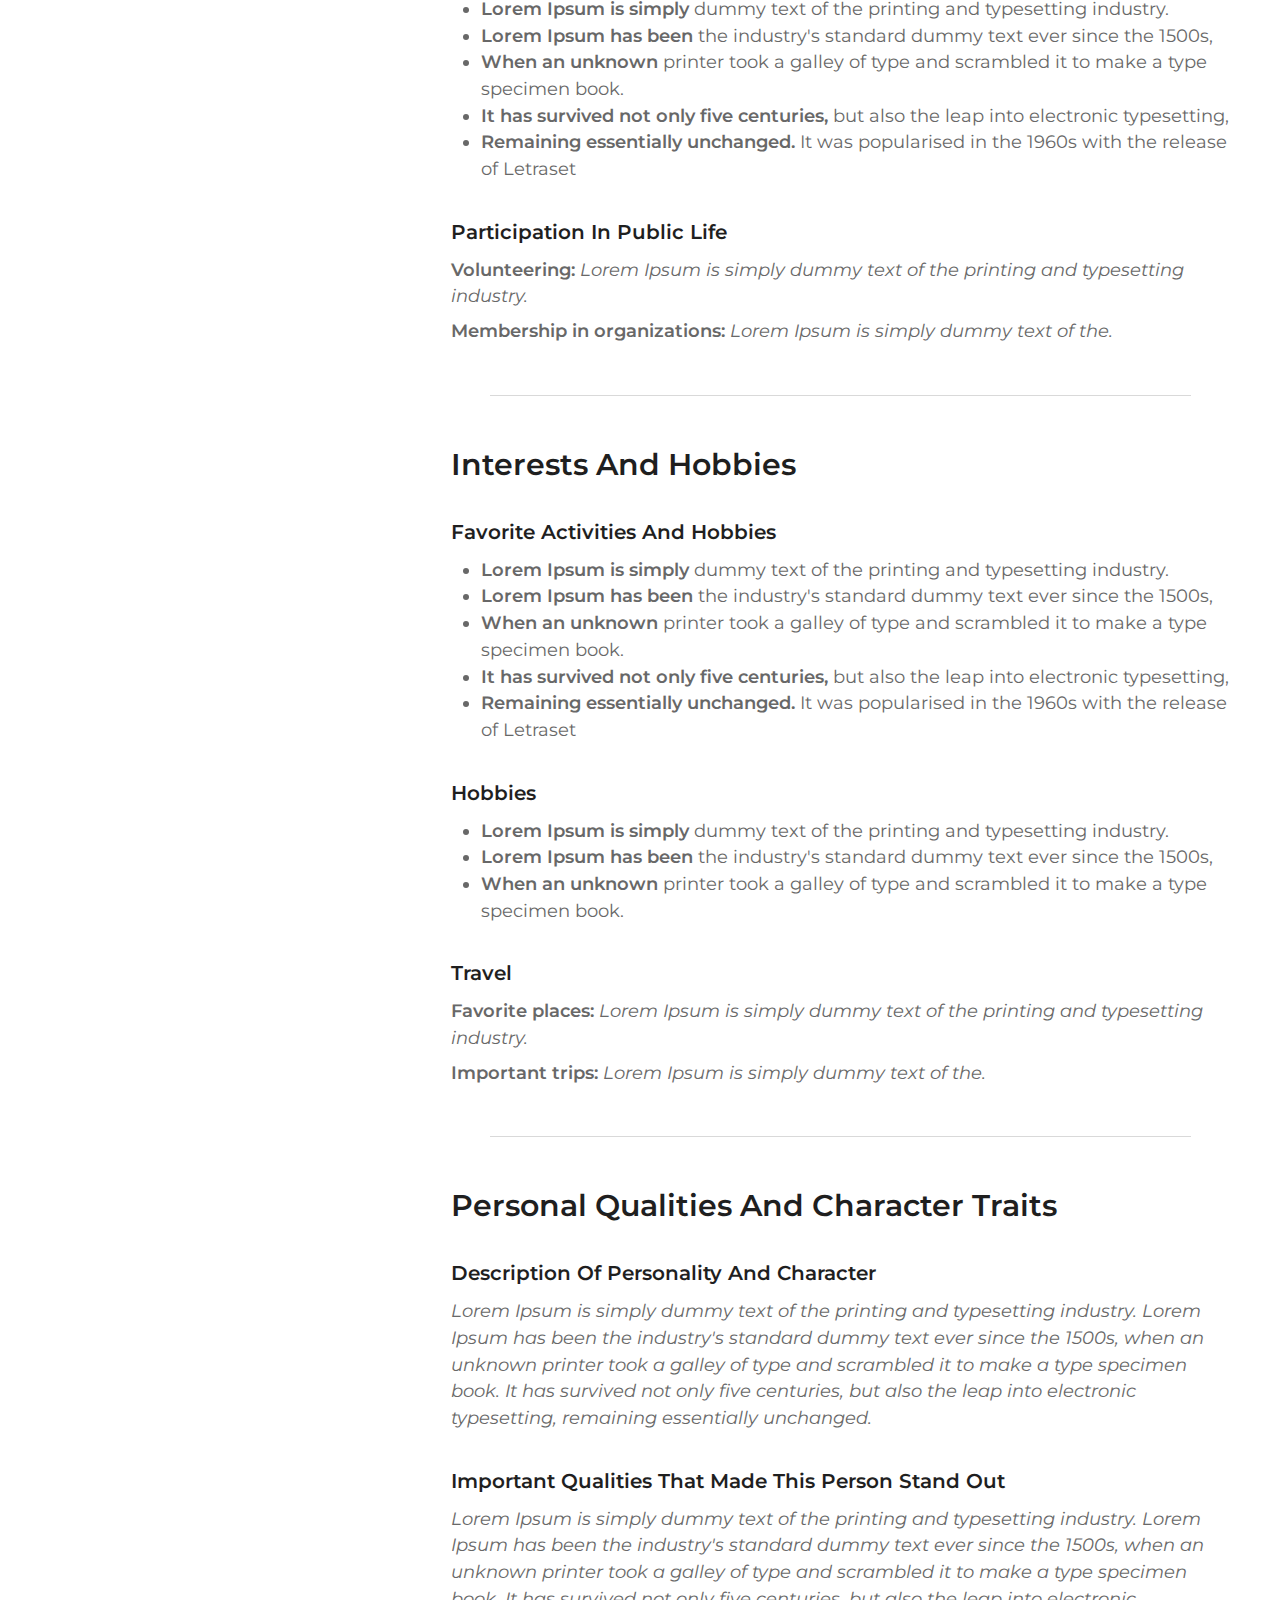
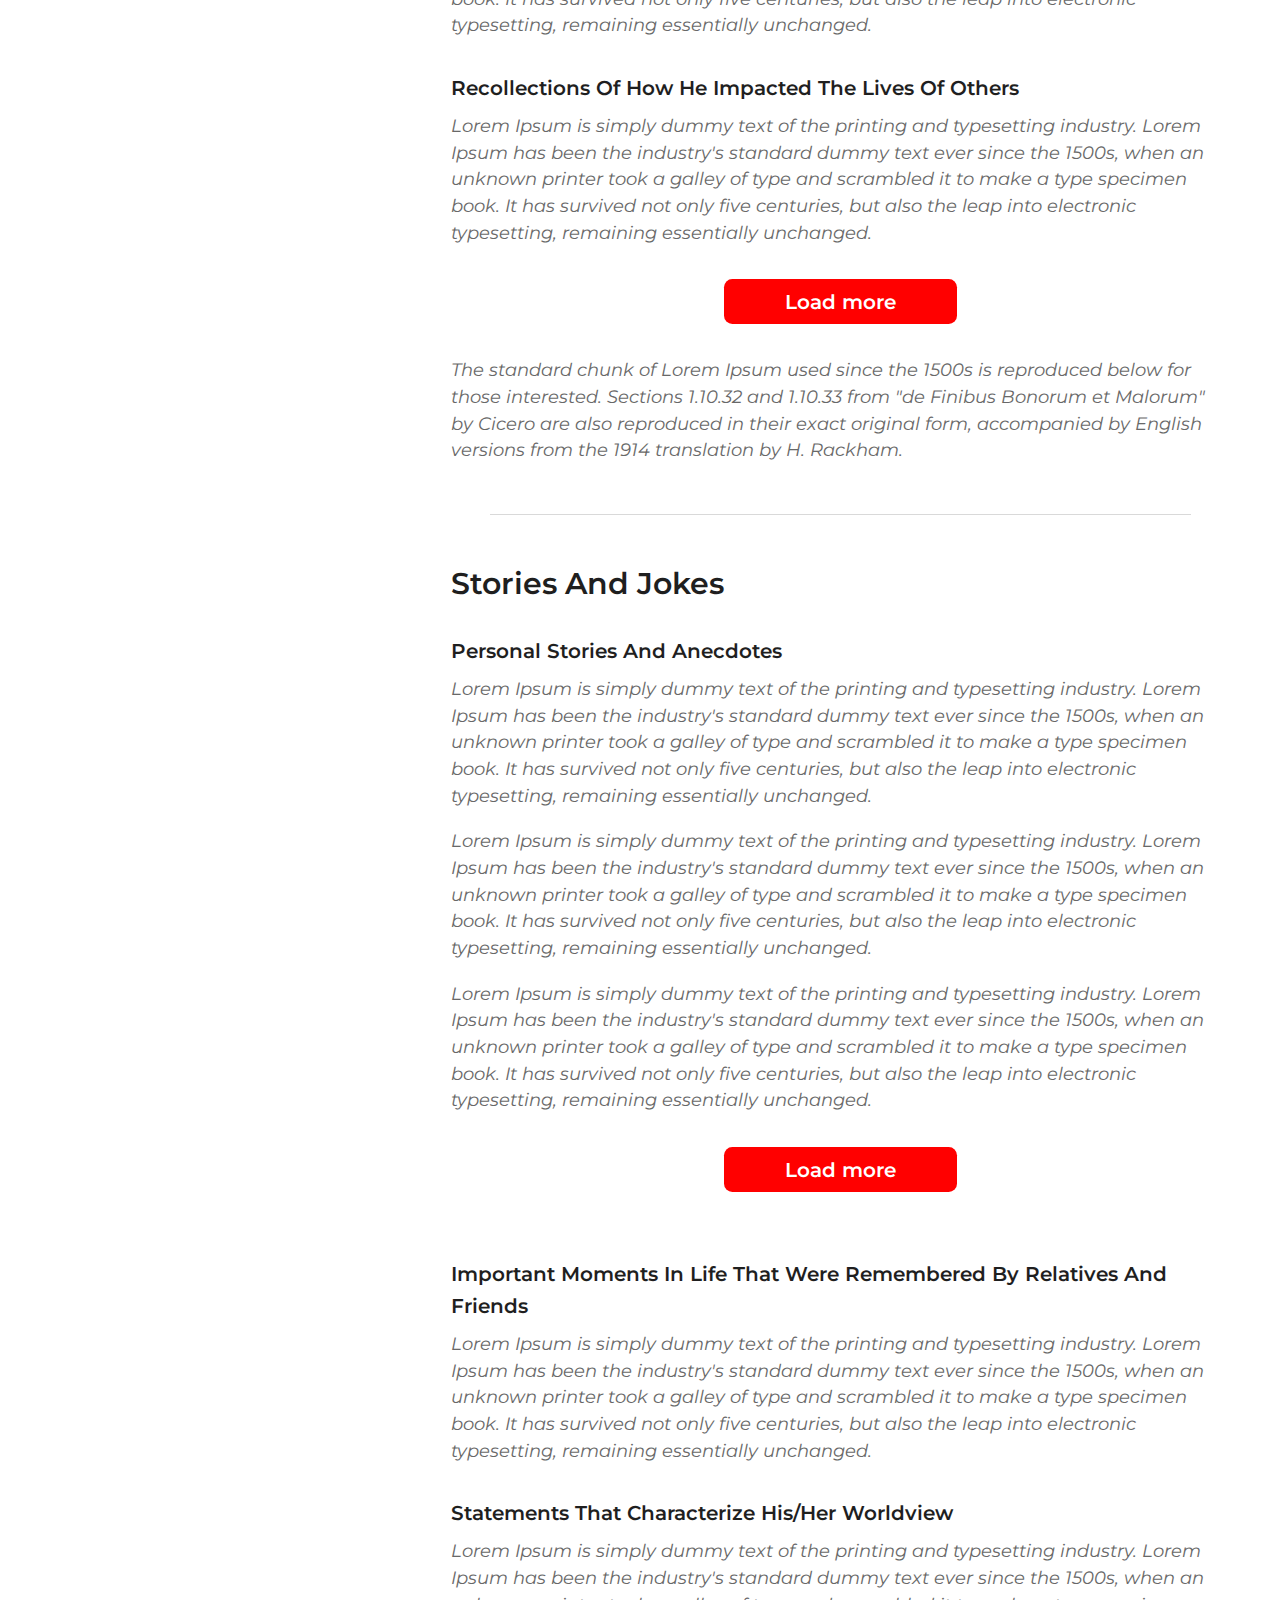
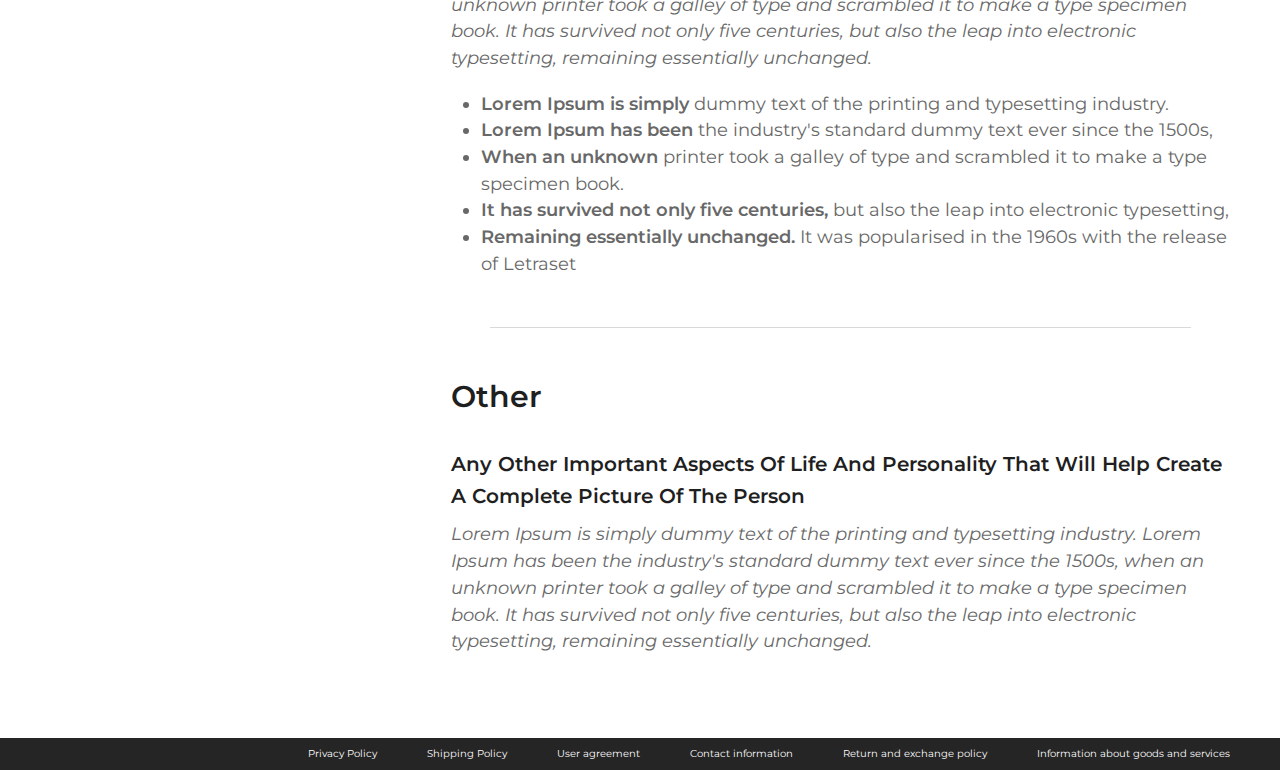
<file: filled.html>
<!DOCTYPE html>
<html lang="en">
  <head>
    <meta charset="UTF-8" />
    <meta name="viewport" content="width=device-width, initial-scale=1.0" />
    <title>Memorial marks</title>
    <link rel="stylesheet" href="./styles/index.css" />
    <link rel="stylesheet" href="./styles/main.css" />
    <link rel="stylesheet" href="./styles/filled.css" />
    <link rel="stylesheet" href="./styles/modal.css" />
  </head>
  <body>
    <!-- wallpaper -->
    <div class="wallpaper">
      <div class="walpapper_wrapper filled_wallpapper container">
        <div class="wallpaper_logo">
          <img src="./assets/logo.svg" alt="" />
        </div>
        <div class="wallpaper_right_text">
          <p>
            We cannot bring back those we have lost, but we can remember them,
            appreciate them and share their stories with others."
          </p>
        </div>
      </div>
    </div>

    <!-- main edit block -->
    <div class="edit_wrapper container filled_page">
      <div class="filled_profile_sidebar">
        <div class="edit_sidebar">
          <div class="user_profile">
            <div class="user_profile_avatar">
              <img
                class="user_avatar_img"
                src="./assets/icons/default-profile.svg"
                alt=""
              />
            </div>
            <div class="user_profile_username">
              <p>John Smith</p>
              <span>Mechanical Engineer</span>
            </div>
            <div class="user_date_birth">
              <p>18.05.1982 - 27.04.2071</p>
            </div>
            <div class="obituary_btn_block">
              <button>Obituary</button>
              <div><img src="/assets/icons/share.svg" alt="" /></div>
            </div>
          </div>
        </div>
        <div class="filled_menu tabs_list">
          <div class="filled_menu_item menu_item active_menu" data-id="menu1">
            <img src="./assets/icons/active-menu.svg" alt="" />
            <p>Information <span>about the person</span></p>
          </div>
          <div class="filled_menu_item menu_item" data-id="menu2">
            <img src="./assets/icons/active-menu.svg" alt="" />

            <p>Photos gallery</p>
          </div>
          <div class="filled_menu_item menu_item" data-id="menu3">
            <img src="./assets/icons/active-menu.svg" alt="" />

            <p>Videos gallery</p>
          </div>
          <div class="filled_menu_item menu_item" data-id="menu4">
            <img src="./assets/icons/active-menu.svg" alt="" />

            <p>Links to social networks</p>
          </div>
        </div>
      </div>
      <div class="edit_block_content">
        <!-- menu 1 -->
        <div class="menu_item_content active_menu" id="menu1">
          <div class="filled_content_page">
            <div class="content_page_title">
              <h2>Information about the person</h2>
            </div>
            <div class="filled_secondary_title">
              <h3>Obituary</h3>
            </div>
            <div class="main_datas">
              <div class="data_block">
                <h4>Place of Birth</h4>
                <p class="italic_data">3080 PARK AVE BRONX NY 10451-4069 USA</p>
              </div>
              <div class="data_block">
                <h4>Marital status</h4>
                <p class="italic_data">Married and 2 childrens</p>
              </div>
              <div class="data_block">
                <h4>Place of residence</h4>
                <p class="italic_data">
                  515 S FIGUEROA ST LOS ANGELES CA 90071-3309 USA
                </p>
              </div>
            </div>
            <div class="content_line"></div>

            <div class="filled_secondary_title">
              <h3>Education and career</h3>
            </div>
            <div class="data_block structured_data_block">
              <h4>Education</h4>
              <p class="italic_data">
                <span>Schools:</span> Lorem Ipsum is simply dummy text of the
                printing and typesetting industry. 
              </p>
              <p class="italic_data">
                <span>Universities:</span> Lorem Ipsum is simply dummy text of
                the printing and typesetting industry. 
              </p>
              <p class="italic_data">
                <span>Degrees obtained:</span> Lorem Ipsum is simply dummy text
                of the printing and typesetting industry. 
              </p>
            </div>
            <div class="data_block structured_data_block">
              <h4>Professional career</h4>
              <p class="italic_data">
                <span>Positions:</span> Lorem Ipsum is simply dummy text of the
                printing and typesetting industry. 
              </p>
              <p class="italic_data">
                <span>Сompanies:</span> Lorem Ipsum is simply dummy text of the
                printing and typesetting industry. 
              </p>
              <p class="italic_data">
                <span>Achievements at work:</span> Lorem Ipsum is simply dummy
                text of the printing and typesetting industry. 
              </p>
            </div>
            <div class="data_block structured_data_block">
              <h4>Military service</h4>
              <p class="italic_data">
                <span>Applicable:</span> Lorem Ipsum is simply dummy text of the
                printing and typesetting industry. 
              </p>
              <p class="italic_data">
                <span>Ranks:</span> Lorem Ipsum is simply dummy text of the
                printing and typesetting industry. 
              </p>
              <p class="italic_data">
                <span>Units:</span> Lorem Ipsum is simply dummy text of the
                printing and typesetting industry. 
              </p>
              <p class="italic_data">
                <span>Medals:</span> Lorem Ipsum is simply dummy text of the
                printing and typesetting industry. 
              </p>
            </div>
            <div class="content_line"></div>

            <div class="filled_secondary_title">
              <h3>Personal achievements</h3>
            </div>
            <div class="data_block">
              <h4>Personal achievements and awards</h4>
              <ul>
                <li>
                  <span>Lorem Ipsum is simply </span> dummy text of the printing
                  and typesetting industry.
                </li>
                <li>
                  <span> Lorem Ipsum has been</span> the industry's standard
                  dummy text ever since the 1500s,
                </li>
                <li>
                  <span>When an unknown </span> printer took a galley of type
                  and scrambled it to make a type specimen book.
                </li>
                <li>
                  <span> It has survived not only five centuries,</span> but
                  also the leap into electronic typesetting,
                </li>
                <li>
                  <span>Remaining essentially unchanged. </span> It was
                  popularised in the 1960s with the release of Letraset
                </li>
              </ul>
            </div>
            <div class="data_block structured_data_block">
              <h4>Participation in public life</h4>
              <p class="italic_data">
                <span>Volunteering:</span> Lorem Ipsum is simply dummy text of
                the printing and typesetting industry. 
              </p>
              <p class="italic_data">
                <span>Membership in organizations:</span> Lorem Ipsum is simply
                dummy text of the. 
              </p>
            </div>

            <div class="content_line"></div>

            <div class="filled_secondary_title">
              <h3>Interests and hobbies</h3>
            </div>
            <div class="data_block">
              <h4>Favorite activities and hobbies</h4>
              <ul>
                <li>
                  <span>Lorem Ipsum is simply </span> dummy text of the printing
                  and typesetting industry.
                </li>
                <li>
                  <span> Lorem Ipsum has been</span> the industry's standard
                  dummy text ever since the 1500s,
                </li>
                <li>
                  <span>When an unknown </span> printer took a galley of type
                  and scrambled it to make a type specimen book.
                </li>
                <li>
                  <span> It has survived not only five centuries,</span> but
                  also the leap into electronic typesetting,
                </li>
                <li>
                  <span>Remaining essentially unchanged. </span> It was
                  popularised in the 1960s with the release of Letraset
                </li>
              </ul>
            </div>
            <div class="data_block">
              <h4>Hobbies</h4>
              <ul>
                <li>
                  <span>Lorem Ipsum is simply </span> dummy text of the printing
                  and typesetting industry.
                </li>
                <li>
                  <span> Lorem Ipsum has been</span> the industry's standard
                  dummy text ever since the 1500s,
                </li>
                <li>
                  <span>When an unknown </span> printer took a galley of type
                  and scrambled it to make a type specimen book.
                </li>
              </ul>
            </div>
            <div class="data_block structured_data_block">
              <h4>Travel</h4>
              <p class="italic_data">
                <span>Favorite places:</span> Lorem Ipsum is simply dummy text
                of the printing and typesetting industry. 
              </p>
              <p class="italic_data">
                <span>Important trips:</span> Lorem Ipsum is simply dummy text
                of the. 
              </p>
            </div>

            <div class="content_line"></div>

            <div class="filled_secondary_title">
              <h3>Personal qualities and character traits</h3>
            </div>

            <div class="data_block simple_text_block">
              <h4>Description of personality and character</h4>
              <p>
                Lorem Ipsum is simply dummy text of the printing and typesetting
                industry. Lorem Ipsum has been the industry's standard dummy
                text ever since the 1500s, when an unknown printer took a galley
                of type and scrambled it to make a type specimen book. It has
                survived not only five centuries, but also the leap into
                electronic typesetting, remaining essentially unchanged.
              </p>
            </div>
            <div class="data_block simple_text_block">
              <h4>Important qualities that made this person stand out</h4>
              <p>
                Lorem Ipsum is simply dummy text of the printing and typesetting
                industry. Lorem Ipsum has been the industry's standard dummy
                text ever since the 1500s, when an unknown printer took a galley
                of type and scrambled it to make a type specimen book. It has
                survived not only five centuries, but also the leap into
                electronic typesetting, remaining essentially unchanged.
              </p>
            </div>
            <div class="data_block simple_text_block">
              <h4>Recollections of how he impacted the lives of others</h4>
              <p>
                Lorem Ipsum is simply dummy text of the printing and typesetting
                industry. Lorem Ipsum has been the industry's standard dummy
                text ever since the 1500s, when an unknown printer took a galley
                of type and scrambled it to make a type specimen book. It has
                survived not only five centuries, but also the leap into
                electronic typesetting, remaining essentially unchanged.
              </p>

              <div class="load_more_component" id="component1">
                <div class="load_more_wrapper">
                  <p>
                    Lorem ipsum dolor sit amet consectetur adipisicing elit.
                    Sequi eius dolorem est officia. Sint perspiciatis ut sed
                    tenetur, quo incidunt explicabo quidem ullam. Est,
                    laudantium! Quis quo provident modi distinctio! Lorem
                    Ipsum is simply dummy text of the printing and typesetting
                    industry. Lorem Ipsum has been the industry's standard dummy
                    text ever since the 1500s, when an unknown printer took a
                    galley of type and scrambled it to make a type specimen
                    book. It has survived not only five centuries, but also the
                    leap into electronic typesetting, remaining essentially
                    unchanged.
                  </p>
                  <p>
                    Lorem ipsum dolor sit amet consectetur adipisicing elit.
                    Sequi eius dolorem est officia. Sint perspiciatis ut sed
                    tenetur, quo incidunt explicabo quidem ullam. Est,
                    laudantium! Quis quo provident modi distinctio! Lorem
                    Ipsum is simply dummy text of the printing and typesetting
                    industry. Lorem Ipsum has been the industry's standard dummy
                    text ever since the 1500s, when an unknown printer took a
                    galley of type and scrambled it to make a type specimen
                    book. It has survived not only five centuries, but also the
                    leap into electronic typesetting, remaining essentially
                    unchanged.
                  </p>
                </div>
                <div class="load_more_btn">
                  <button class="loadMoreButton">Load more</button>
                </div>
              </div>
              <style>
                .load_more_wrapper {
                  display: none;
                }
              </style>

              <p>
                The standard chunk of Lorem Ipsum used since the 1500s is
                reproduced below for those interested. Sections 1.10.32 and
                1.10.33 from "de Finibus Bonorum et Malorum" by Cicero are also
                reproduced in their exact original form, accompanied by English
                versions from the 1914 translation by H. Rackham.
              </p>
            </div>

            <div class="content_line"></div>

            <div class="filled_secondary_title">
              <h3>Stories and jokes</h3>
            </div>
            <div class="data_block simple_text_block">
              <h4>Personal stories and anecdotes</h4>
              <p>
                Lorem Ipsum is simply dummy text of the printing and typesetting
                industry. Lorem Ipsum has been the industry's standard dummy
                text ever since the 1500s, when an unknown printer took a galley
                of type and scrambled it to make a type specimen book. It has
                survived not only five centuries, but also the leap into
                electronic typesetting, remaining essentially unchanged.
              </p>
              <br />
              <p>
                Lorem Ipsum is simply dummy text of the printing and typesetting
                industry. Lorem Ipsum has been the industry's standard dummy
                text ever since the 1500s, when an unknown printer took a galley
                of type and scrambled it to make a type specimen book. It has
                survived not only five centuries, but also the leap into
                electronic typesetting, remaining essentially unchanged.
              </p>
              <br />
              <p>
                Lorem Ipsum is simply dummy text of the printing and typesetting
                industry. Lorem Ipsum has been the industry's standard dummy
                text ever since the 1500s, when an unknown printer took a galley
                of type and scrambled it to make a type specimen book. It has
                survived not only five centuries, but also the leap into
                electronic typesetting, remaining essentially unchanged.
              </p>
              <div class="load_more_btn">
                <button>Load more</button>
              </div>
            </div>

            <div class="data_block simple_text_block">
              <h4>
                Important moments in life that were remembered by relatives and
                friends
              </h4>
              <p>
                Lorem Ipsum is simply dummy text of the printing and typesetting
                industry. Lorem Ipsum has been the industry's standard dummy
                text ever since the 1500s, when an unknown printer took a galley
                of type and scrambled it to make a type specimen book. It has
                survived not only five centuries, but also the leap into
                electronic typesetting, remaining essentially unchanged.
              </p>
            </div>
            <div class="data_block simple_text_block">
              <h4>Statements that characterize his/her worldview</h4>
              <p>
                Lorem Ipsum is simply dummy text of the printing and typesetting
                industry. Lorem Ipsum has been the industry's standard dummy
                text ever since the 1500s, when an unknown printer took a galley
                of type and scrambled it to make a type specimen book. It has
                survived not only five centuries, but also the leap into
                electronic typesetting, remaining essentially unchanged.
              </p>
              <br />
              <ul>
                <li>
                  <span>Lorem Ipsum is simply </span> dummy text of the printing
                  and typesetting industry.
                </li>
                <li>
                  <span> Lorem Ipsum has been</span> the industry's standard
                  dummy text ever since the 1500s,
                </li>
                <li>
                  <span>When an unknown </span> printer took a galley of type
                  and scrambled it to make a type specimen book.
                </li>
                <li>
                  <span> It has survived not only five centuries,</span> but
                  also the leap into electronic typesetting,
                </li>
                <li>
                  <span>Remaining essentially unchanged. </span> It was
                  popularised in the 1960s with the release of Letraset
                </li>
              </ul>
            </div>

            <div class="content_line"></div>

            <div class="filled_secondary_title">
              <h3>Other</h3>
            </div>
            <div class="data_block simple_text_block">
              <h4>
                Any other important aspects of life and personality that will
                help create a complete picture of the person
              </h4>
              <p>
                Lorem Ipsum is simply dummy text of the printing and typesetting
                industry. Lorem Ipsum has been the industry's standard dummy
                text ever since the 1500s, when an unknown printer took a galley
                of type and scrambled it to make a type specimen book. It has
                survived not only five centuries, but also the leap into
                electronic typesetting, remaining essentially unchanged.
              </p>
            </div>
          </div>
        </div>

        <!-- menu 2 -->
        <div class="menu_item_content" id="menu2">
          <div class="filled_content_page">
            <div class="content_page_title">
              <h2>Photo gallery</h2>
            </div>
            <div class="gallery_container">
              <div class="gallery_item" data-modal-target="#photos_modal">
                <img
                  class="photo_gallery_image"
                  src="./assets/images/foto.png"
                  alt=""
                />
                <div class="photo_item_zoom">
                  <img src="./assets/icons/zoom.svg" alt="" />
                </div>
              </div>
              <div class="gallery_item" data-modal-target="#photos_modal">
                <img
                  class="photo_gallery_image"
                  src="./assets/images/foto.png"
                  alt=""
                />
                <div class="photo_item_zoom">
                  <img src="./assets/icons/zoom.svg" alt="" />
                </div>
              </div>
              <div class="gallery_item" data-modal-target="#photos_modal">
                <img
                  class="photo_gallery_image"
                  src="./assets/images/foto.png"
                  alt=""
                />
                <div class="photo_item_zoom">
                  <img src="./assets/icons/zoom.svg" alt="" />
                </div>
              </div>
              <div class="gallery_item" data-modal-target="#photos_modal">
                <img
                  class="photo_gallery_image"
                  src="./assets/images/foto.png"
                  alt=""
                />
                <div class="photo_item_zoom">
                  <img src="./assets/icons/zoom.svg" alt="" />
                </div>
              </div>
              <div class="gallery_item" data-modal-target="#photos_modal">
                <img
                  class="photo_gallery_image"
                  src="./assets/images/foto.png"
                  alt=""
                />
                <div class="photo_item_zoom">
                  <img src="./assets/icons/zoom.svg" alt="" />
                </div>
              </div>
              <div class="gallery_item" data-modal-target="#photos_modal">
                <img
                  class="photo_gallery_image"
                  src="./assets/images/foto.png"
                  alt=""
                />
                <div class="photo_item_zoom">
                  <img src="./assets/icons/zoom.svg" alt="" />
                </div>
              </div>
              <div class="gallery_item" data-modal-target="#photos_modal">
                <img
                  class="photo_gallery_image"
                  src="./assets/images/foto.png"
                  alt=""
                />
                <div class="photo_item_zoom">
                  <img src="./assets/icons/zoom.svg" alt="" />
                </div>
              </div>
              <div class="gallery_item" data-modal-target="#photos_modal">
                <img
                  class="photo_gallery_image"
                  src="./assets/images/foto.png"
                  alt=""
                />
                <div class="photo_item_zoom">
                  <img src="./assets/icons/zoom.svg" alt="" />
                </div>
              </div>
              <div class="gallery_item" data-modal-target="#photos_modal">
                <img
                  class="photo_gallery_image"
                  src="./assets/images/foto.png"
                  alt=""
                />
                <div class="photo_item_zoom">
                  <img src="./assets/icons/zoom.svg" alt="" />
                </div>
              </div>
            </div>
            <div class="load_more_btn">
              <button>Load more</button>
            </div>
          </div>
        </div>
        <!-- menu 3 -->
        <div class="menu_item_content" id="menu3">
          <div class="filled_content_page">
            <div class="content_page_title">
              <h2>Videos gallery</h2>
            </div>
            <div class="gallery_container">
              <div class="gallery_item" data-modal-target="#video_modal">
                <img
                  class="photo_gallery_image"
                  src="./assets/images/video.png"
                  alt=""
                />
                <div class="play_icon">
                  <img src="./assets/icons/play.svg" alt="" />
                </div>
              </div>
              <div class="gallery_item" data-modal-target="#video_modal">
                <img
                  class="photo_gallery_image"
                  src="./assets/images/video.png"
                  alt=""
                />
                <div class="play_icon">
                  <img src="./assets/icons/play.svg" alt="" />
                </div>
              </div>
              <div class="gallery_item" data-modal-target="#video_modal">
                <img
                  class="photo_gallery_image"
                  src="./assets/images/video.png"
                  alt=""
                />
                <div class="play_icon">
                  <img src="./assets/icons/play.svg" alt="" />
                </div>
              </div>
              <div class="gallery_item" data-modal-target="#video_modal">
                <img
                  class="photo_gallery_image"
                  src="./assets/images/video.png"
                  alt=""
                />
                <div class="play_icon">
                  <img src="./assets/icons/play.svg" alt="" />
                </div>
              </div>
              <div class="gallery_item" data-modal-target="#video_modal">
                <img
                  class="photo_gallery_image"
                  src="./assets/images/video.png"
                  alt=""
                />
                <div class="play_icon">
                  <img src="./assets/icons/play.svg" alt="" />
                </div>
              </div>
              <div class="gallery_item" data-modal-target="#video_modal">
                <img
                  class="photo_gallery_image"
                  src="./assets/images/video.png"
                  alt=""
                />
                <div class="play_icon">
                  <img src="./assets/icons/play.svg" alt="" />
                </div>
              </div>
              <div class="gallery_item" data-modal-target="#video_modal">
                <img
                  class="photo_gallery_image"
                  src="./assets/images/video.png"
                  alt=""
                />
                <div class="play_icon">
                  <img src="./assets/icons/play.svg" alt="" />
                </div>
              </div>
              <div class="gallery_item" data-modal-target="#video_modal">
                <img
                  class="photo_gallery_image"
                  src="./assets/images/video.png"
                  alt=""
                />
                <div class="play_icon">
                  <img src="./assets/icons/play.svg" alt="" />
                </div>
              </div>
              <div class="gallery_item" data-modal-target="#video_modal">
                <img
                  class="photo_gallery_image"
                  src="./assets/images/video.png"
                  alt=""
                />
                <div class="play_icon">
                  <img src="./assets/icons/play.svg" alt="" />
                </div>
              </div>
            </div>
            <div class="load_more_btn">
              <button>Load more</button>
            </div>
          </div>
        </div>
        <!-- menu 3 -->
        <div class="menu_item_content" id="menu4">
          <div class="filled_content_page">
            <div class="content_page_title">
              <h2>Links to social networks</h2>
            </div>
            <div class="social_networks_list">
              <a href="#" class="icon_hover">
                <div>
                  <img src="./assets/icons/instagram.svg" alt="" />
                  <p>instagram</p>
                </div>
              </a>
              <a href="#" class="icon_hover">
                <div>
                  <img src="./assets/icons/facebook.svg" alt="" />
                  <p>Facebook</p>
                </div>
              </a>
              <a href="#" class="icon_hover">
                <div>
                  <img src="./assets/icons/lin.svg" alt="" />
                  <p>LinkedIn</p>
                </div>
              </a>
            </div>
          </div>
        </div>
      </div>
    </div>

    <!-- video upload modal -->
    <div class="modal_wrapper" id="video_modal">
      <div class="modal_container">
        <img
          src="./assets/images/vide-player.png"
          class="video_player"
          alt=""
        />
        <div class="exit_modal_btn">
          <img src="./assets/icons/exit.svg" alt="" />
        </div>
      </div>
    </div>

    <!-- photo upload modal -->
    <div class="modal_wrapper" id="photos_modal">
      <div class="modal_container carousel_container">
        <div class="carousel">
          <div class="carousel_main_image">
            <img
              id="mainImage"
              src="./assets/images/carousel.png"
              alt="Main Image"
            />
          </div>
          <div class="carousel_controls">
            <button id="prevButton">
              <img src="./assets/icons/left-arrow.svg" alt="" />
            </button>
            <button id="nextButton">
              <img src="./assets/icons/right-arrow.svg" alt="" />
            </button>
          </div>
          <div class="carousel_thumbnails">
            <img
              class="thumbnail"
              src="./assets/images/foto.png"
              alt="Thumbnail 1"
              data-index="0"
            />
            <img
              class="thumbnail"
              src="./assets/images/carousel.png"
              alt="Thumbnail 2"
              data-index="1"
            />
            <img
              class="thumbnail"
              src="./assets/images/carousel-2.png"
              alt="Thumbnail 3"
              data-index="2"
            />
          </div>
        </div>

        <div class="exit_modal_btn">
          <img src="./assets/icons/exit.svg" alt="" />
        </div>
      </div>
    </div>

    <!-- footer -->
    <footer>
      <div class="footer_wrapper container">
        <div class="footer_menu">
          <a href="#"><p>Privacy Policy</p></a>
          <a href="#"><p>Shipping Policy</p></a>
          <a href="#"><p>User agreement</p></a>
          <a href="#"><p>Contact information</p></a>
          <a href="#"><p>Return and exchange policy</p></a>
          <a href="#"><p>Information about goods and services</p></a>
        </div>
      </div>
    </footer>

    <!-- scripts -->
    <script src="./scripts/tabs.js"></script>
    <script src="./scripts/modals.js"></script>
    <script src="./scripts/carousel.js"></script>
  </body>
</html>
</file>
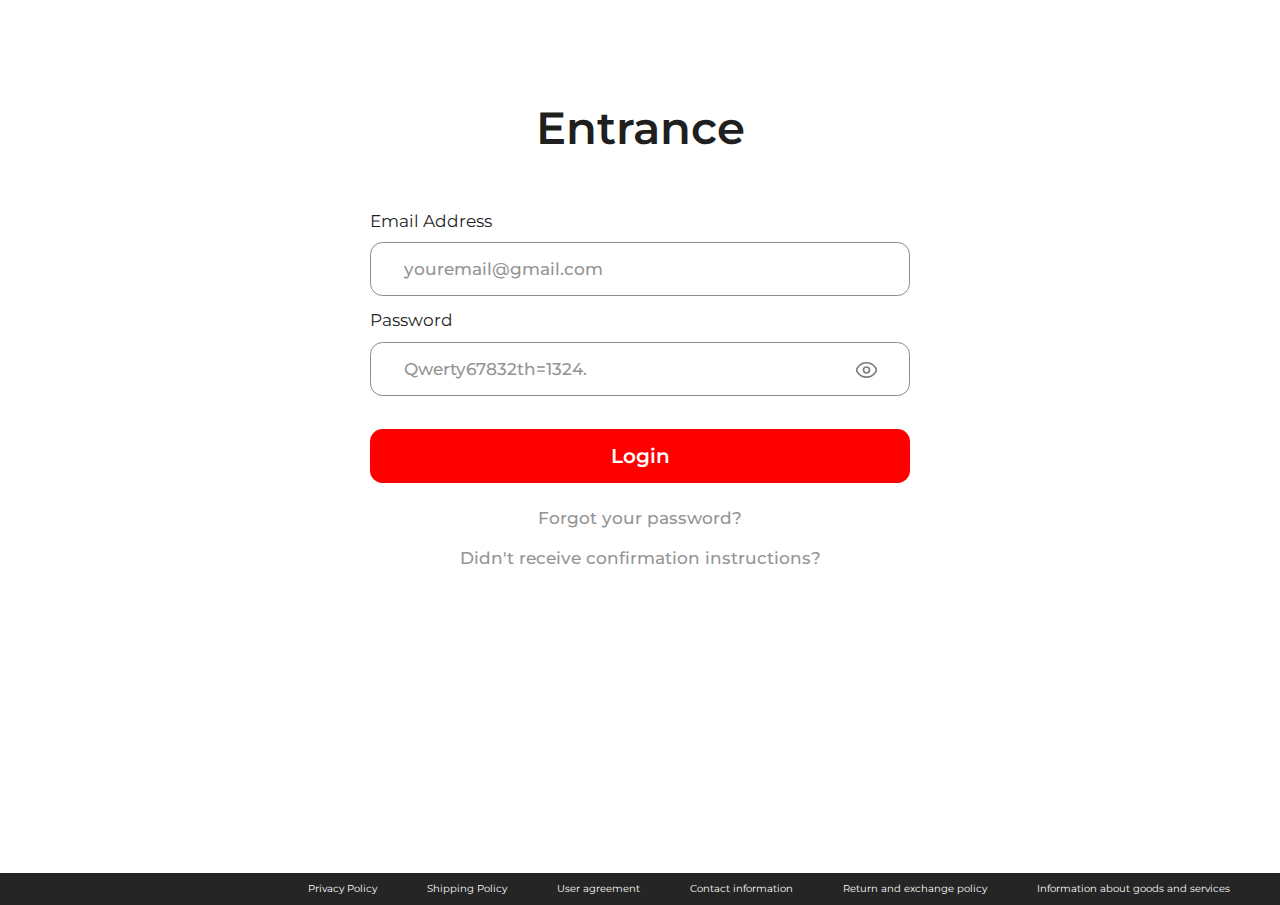
<file: login.html>
<!DOCTYPE html>
<html lang="en">
  <head>
    <meta charset="UTF-8" />
    <meta name="viewport" content="width=device-width, initial-scale=1.0" />
    <title>Entrance | Memorial marks</title>
    <link rel="stylesheet" href="./styles/login.css" />
    <link rel="stylesheet" href="./styles/main.css" />
  </head>
  <body>
    <div class="login_page">
      <div class="login_wrapper">
        <div class="login_title">
          <h1>Entrance</h1>
        </div>
        <div class="login_page_form">
          <div class="login_input">
            <p>email address</p>
            <input
              type="email"
              name=""
              id=""
              placeholder="youremail@gmail.com"
            />
          </div>
          <div class="login_input">
            <p>Password</p>
            <input
              type="password"
              id="passwordInput"
              placeholder="Qwerty67832th=1324."
            />
            <img
              class="icon_hover"
              src="./assets/icons/pass-eye.svg"
              alt="Show Password"
              id="showPassword"
            />
            <img
              class="icon_hover"
              src="./assets/icons/pass-eye-closed.svg"
              alt="Hide Password"
              id="hidePassword"
              style="display: none"
            />
          </div>
        </div>
        <button class="login_btn">Login</button>
        <div class="login_links">
          <a href="#" class="text_hover"><p>Forgot your password?</p></a>
          <a href="#" class="text_hover"
            ><p>Didn't receive confirmation instructions?</p></a
          >
        </div>
      </div>
    </div>

    <!-- footer -->
    <footer>
      <div class="footer_wrapper container">
        <div class="footer_menu">
          <a href="#"><p>Privacy Policy</p></a>
          <a href="#"><p>Shipping Policy</p></a>
          <a href="#"><p>User agreement</p></a>
          <a href="#"><p>Contact information</p></a>
          <a href="#"><p>Return and exchange policy</p></a>
          <a href="#"><p>Information about goods and services</p></a>
        </div>
      </div>
    </footer>

    <!-- scripts -->
    <script src="./scripts/password-show-hide.js"></script>
  </body>
</html>
</file>
<file: styles/index.css>
nav {
  width: 100%;
  background: #f2f2f4;
}
.nav_wrapper {
  display: flex;
  align-items: center;
  justify-content: space-between;
  padding: 24px 0;
}
.nav_left h4 {
  color: rgb(31, 31, 31);
  font-family: Montserrat;
  font-size: 23.33px;
  font-weight: 500;
  line-height: 28px;
  letter-spacing: 0%;
  text-align: left;
}

.nav_right_user_data {
  cursor: pointer;
  display: flex;
  align-items: center;
  gap: 20px;
  cursor: pointer;
  position: relative;
}
.nav_drop_handler {
  display: flex;
  align-items: center;
  gap: 10px;
}
.logout_modal {
  position: absolute;
  border-radius: 8.33px 0px 8.33px 8.33px;
  width: 140px;
  height: 42.5px;
  display: flex;
  align-items: center;
  justify-content: center;
  box-shadow: 0px 0px 16.67px 0px rgba(0, 0, 0, 0.1);
  background: rgb(255, 255, 255);
  gap: 12.5px;
  cursor: pointer;
  right: 0;
  top: 30px;
  transition: all 0.4s ease;
  opacity: 0;
  transform: translateY(50%);
}
.nav_right_user_data:hover .logout_modal {
  transition: all 0.4s ease;
  opacity: 1;
  transform: translateY(0);
}

.wallpaper {
  background: url(../assets/images/wallpaper-default.png);
  background-size: cover;
  width: 100%;
  padding: 50px 0;
}
.walpapper_wrapper {
  display: flex;
  align-items: start;
  justify-content: space-between;
}

.change_wall_btn {
  width: 206.67px;
  height: 41.67px;
  box-sizing: border-box;
  border: 0.83px solid rgb(242, 242, 242);
  border-radius: 4.17px;
  background: rgba(255, 255, 255, 0.1);
  display: flex;
  align-items: center;
  justify-content: center;
  gap: 15px;
  color: rgb(255, 255, 255);
  font-family: Montserrat;
  font-size: 13.33px;
  font-weight: 500;
  line-height: 16px;
  letter-spacing: 0%;
  text-align: left;
  position: relative;
}
.wallpaper_edit {
  position: absolute;
  right: -10px;
  bottom: -10px;
}

.edit_wrapper {
  display: flex;
  gap: 50px;
  justify-content: space-between;
  padding-bottom: 50px;
  margin-top: -40px;
  height: 100%;
  min-height: 100vh;
}
.edit_sidebar {
  width: 33%;

  max-height: 784px;
  border-radius: 16.67px;
  padding: 40px 33px 50px;
  box-shadow: 0px 0px 33.33px 0px rgba(0, 0, 0, 0.12);
  background: rgb(255, 255, 255);
  margin-top: -40px;
}

.user_profile {
  display: flex;
  align-items: center;
  justify-content: center;
  flex-direction: column;
  gap: 25px;
  margin-bottom: 20px;
}
.user_profile_avatar .user_avatar_img {
  border-radius: 50%;
  width: 100%;
  height: 100%;
  object-fit: cover;
}

.user_profile_avatar {
  position: relative;
  width: 117.5px;
  height: 117.5px;
}
.user_profile_img_update {
  cursor: pointer;
  position: absolute;
  bottom: 3px;
  right: 3px;
  cursor: pointer;
}

.user_profile_username p {
  color: rgb(0, 0, 0);
  font-family: Montserrat;
  font-size: 23.33px;
  font-weight: 500;
  line-height: 28px;
  letter-spacing: 0%;
  text-align: center;
}

.profile_sidebar {
  display: flex;
  align-items: start;
  flex-direction: column;
  gap: 16px;
}
.profile_sidebar_item {
  border-radius: 8.33px;
  height: 41.67px;
  cursor: pointer;
  width: 100%;
  background: rgb(227, 227, 227);
  display: flex;
  align-items: center;
  gap: 18px;
  padding-left: 40px;
  transition: all 0.4s ease;
}

.profile_sidebar_item p {
  color: rgb(37, 37, 37);
  font-family: Montserrat;
  font-size: 15px;
  font-weight: 600;
  line-height: 18px;
  letter-spacing: 0%;
  text-align: left;
  text-transform: capitalize;
  transition: all 0.4s ease;
}
.profile_sidebar_item svg * {
  transition: all 0.4s ease;
}
.profile_sidebar .active_menu {
  background: rgb(255, 0, 0);
}
.profile_sidebar .active_menu p {
  color: rgb(255, 255, 255);
}
.profile_sidebar .active_menu svg * {
  fill: #fff;
}
.profile_sidebar_item:hover {
  background: rgb(255, 0, 0);
  transition: all 0.4s ease;
}
.profile_sidebar_item:hover p {
  color: rgb(255, 255, 255);
  transition: all 0.4s ease;
}
.profile_sidebar_item:hover svg * {
  fill: #fff;
  transition: all 0.4s ease;
}

.edit_block_content {
  width: 66%;

  padding-top: 70px;
}
.content_page_title {
  margin-bottom: 34px;
}
.content_page_title h2 {
  color: rgb(31, 31, 31);
  font-family: Montserrat;
  font-size: 35px;
  font-weight: 500;
  line-height: 43px;
  letter-spacing: 0%;
  text-align: left;
  text-transform: capitalize;
  margin-bottom: 8px;
}
.content_page_title p {
  color: rgb(172, 172, 172);
  font-family: Montserrat;
  font-size: 13.33px;
  font-weight: 500;
  line-height: 16px;
  letter-spacing: 0%;
  text-align: left;
  text-transform: capitalize;
}
.file_upload_block {
  display: flex;
  align-items: start;
  justify-content: space-between;
}
.upload_avatar img {
  width: 230.83px;
  height: 230.83px;
  border-radius: 50%;
  object-fit: cover;
}

.upload_avatar {
  display: flex;
  align-items: center;
  flex-direction: column;
}
.upload_status {
  border-radius: 4.17px;
  height: 30.83px;
  width: 100%;
  background: rgb(172, 172, 172);
  display: flex;
  align-items: center;
  text-align: center;
  justify-content: center;
  margin-top: -26px;
}
.upload_status {
  color: rgb(255, 255, 255);
  font-family: Montserrat;
  font-size: 15px;
  font-weight: 500;
  line-height: 18px;
  letter-spacing: 0%;
  text-align: center;
  text-transform: capitalize;
}

.drag_box_block {
  width: 235px;
  height: 220.83px;
  box-sizing: border-box;
  border: 0.83px solid rgb(172, 172, 172);
  border-radius: 8.33px;
  display: flex;
  align-items: center;
  justify-content: center;
  flex-direction: column;
  gap: 25px;
}

.drag_box_block p {
  color: rgb(172, 172, 172);
  font-family: Montserrat;
  font-size: 15px;
  font-weight: 500;
  line-height: 18px;
  letter-spacing: 0%;
  text-align: center;
}

.drag_box .upload_status {
  width: 90%;
  margin: -15px auto 0;
}
.upload_desc button {
  border-radius: 4.17px;
  width: 155px;
  height: 30.83px;
  background: rgb(81, 81, 81);
  border: none;
  color: rgb(255, 255, 255);
  font-family: Montserrat;
  font-size: 14.17px;
  font-weight: 600;
  line-height: 17px;
  letter-spacing: 0%;
  text-align: center;
  text-transform: capitalize;
  margin-bottom: 16px;
}

.upload_desc p {
  color: rgb(147, 147, 147);
  font-family: Montserrat;
  font-size: 13.33px;
  font-weight: 500;
  line-height: 20px;
  letter-spacing: 0%;
  text-align: left;
}
.content_line {
  width: 100%;
  background: rgb(217, 217, 217);
  height: 1px;
  margin: 40px 0;
}
.inputs_list {
  display: flex;
  align-items: start;
  justify-content: space-between;
  gap: 15px;
}
.data_input p {
  color: rgb(31, 31, 31);
  font-family: Montserrat;
  font-size: 16.67px;
  font-weight: 400;
  line-height: 20px;
  letter-spacing: 0%;
  text-align: left;
  text-transform: capitalize;
  margin-bottom: 12.5px;
}

.data_input input {
  height: 54.17px;
  box-sizing: border-box;
  border: 0.83px solid rgb(139, 139, 139);
  border-radius: 12.5px;
  text-indent: 33px;
  color: #000;
  font-family: Montserrat;
  font-size: 16.67px;
  font-weight: 500;
  line-height: 20px;
  letter-spacing: 0%;
  text-align: left;
  width: 100%;
}
.data_input input::placeholder {
  color: rgb(149, 148, 148);
  font-family: Montserrat;
  font-size: 16.67px;
  font-weight: 500;
  line-height: 20px;
  letter-spacing: 0%;
  text-align: left;
}
.data_input {
  width: 100%;
}
.page_actions {
  display: flex;
  align-items: center;
  gap: 25px;
}
.page_actions button {
  color: rgb(37, 37, 37);
  width: 232.5px;
  height: 45px;
  border-radius: 8.33px;
  border: none;
  font-family: Montserrat;
  font-size: 20px;
  font-weight: 600;
  line-height: 24px;
  letter-spacing: 0%;
  text-align: center;
}

.save_btn {
  color: rgb(255, 255, 255) !important;
  background: rgb(255, 0, 0);
}

.edit_btn {
  background: rgb(227, 227, 227);
}
.delete_btn {
  background: rgb(210, 210, 210);
}

.edit_page {
  display: flex;
  flex-direction: column;
  width: 100%;
  height: 100%;
  gap: 40px;
}
.menu_item_content {
  display: none;
  width: 100%;
  height: 100%;
}
.menu_item_content.active_menu {
  display: flex;
}

.mb_25px {
  margin-bottom: 25px;
}
.data_input span {
  color: rgb(31, 31, 31);
  font-family: Montserrat;
  font-size: 13.33px;
  font-weight: 400;
  line-height: 16px;
  letter-spacing: 0%;
  text-align: left;
  text-transform: capitalize;
  padding-left: 12px;
}
.content_page_title h2 span {
  color: rgb(255, 255, 255);
  font-family: Montserrat;
  font-size: 16.67px;
  font-weight: 700;
  line-height: 20px;
  letter-spacing: 0%;
  text-align: left;
  text-transform: capitalize;
  border-radius: 4.17px;
  padding: 6px 42px;
  background: rgb(227, 0, 0);
}

.data_input textarea {
  width: 100%;
  height: 125px;
  padding: 16px 33px;
  box-sizing: border-box;
  border: 0.83px solid rgb(139, 139, 139);
  border-radius: 12.5px;
  color: #000;
  font-family: Montserrat;
  font-size: 16.67px;
  font-weight: 500;
  line-height: 160%;
  letter-spacing: 0%;
  text-align: left;
  text-transform: capitalize;
}
.data_input textarea::placeholder {
  color: rgb(149, 148, 148);
}
#menu6 .data_input textarea,
#menu7 .data_input textarea {
  height: 100px;
}
.mb_50px {
  margin-bottom: 50px;
}

.photo_upload_block {
  display: flex;
  align-items: end;
  gap: 33px;
}
.upload_desc .save_btn {
  width: 176.67px;
  height: 41.67px;
  border-radius: 8.33px;
  margin: 0;
  margin-top: 45px;
  background: rgb(255, 0, 0);
}

.photo_video_hanlers {
  display: flex;
  align-items: center;
  gap: 20px;
  margin-bottom: 50px;
}
.photo_video_hanlers button {
  border: none;
  width: 127.5px;
  border-radius: 8.33px;
  height: 40px;
  color: rgb(37, 37, 37);
  font-family: Montserrat;
  font-size: 17.5px;
  font-weight: 600;
  line-height: 21px;
  letter-spacing: 0%;
  text-align: center;
  background: transparent;
}

.photo_video_hanlers .active_handler {
  background: rgb(245, 45, 45);
  color: rgb(255, 255, 255);
}

.upload_gallery {
  margin-top: 50px;
}
.upload_gallery h3 {
  color: rgb(31, 31, 31);
  font-family: Montserrat;
  font-size: 26.67px;
  font-weight: 500;
  line-height: 33px;
  letter-spacing: 0%;
  text-align: left;
  text-transform: capitalize;
  margin-bottom: 25px;
}
.upload_gallery_wrapper {
  display: grid;
  grid-template-columns: repeat(3, 1fr);
  grid-gap: 15px;
}

.upload_gallery_item,
.editing_photo {
  position: relative;
}
.play_icon {
  position: absolute;
  top: 0;
  left: 0;
  width: 100%;
  height: 100%;
  display: flex;
  align-items: center;
  justify-content: center;
}
.play_icon img {
  transition: all 0.4s ease;
  cursor: pointer;
}
.play_icon img:hover {
  transition: all 0.4s ease;
  transform: scale(1.1);
}
.editing_photo .play_icon img {
  width: 80px;
  height: 80px;
}
.photo_actions_menu {
  position: absolute;
  top: 17px;
  right: 17px;
  padding: 6px;
  cursor: pointer;
  border-radius: 8.33px;
  z-index: 11;
  box-shadow: 0px 0px 16.67px 0px rgba(0, 0, 0, 0.13);
  background: rgb(255, 255, 255);
  display: flex;
  align-items: center;
  justify-content: center;
}
.photo_actions_menu_btn {
  padding: 0 6px;
}

.photo_actions_menu_list {
  padding: 6px 0;
  display: flex;
  flex-direction: column;
  align-items: center;
  justify-content: center;
  gap: 13px;
  display: none;
}
.photo_actions_menu_list img {
  transition: all 0.4s ease;
}
.photo_actions_menu_list img:hover {
  transition: all 0.4s ease;
  opacity: 0.6;
}
.photo_actions_menu:hover .photo_actions_menu_btn {
  display: none;
}
.photo_actions_menu:hover .photo_actions_menu_list {
  display: flex;
}
.menu_line {
  border-radius: 13.33px;
  width: 26.67px;
  height: 0.83px;
  background: rgb(217, 217, 217);
}

.modal_title h3 {
  color: rgb(31, 31, 31);
  font-family: Montserrat;
  font-size: 35px;
  font-weight: 500;
  line-height: 43px;
  letter-spacing: 0%;
  text-align: center;
  text-transform: capitalize;
  margin-bottom: 49px;
}

.editing_photo img {
  width: 374.17px;
  height: 351.67px;
  object-fit: cover;
  border-radius: 8.33px;
}
.file_edit_container {
  display: flex;
  align-items: start;
  gap: 33px;
}
.file_edit_block h3 {
  color: rgb(31, 31, 31);
  font-family: Montserrat;
  font-size: 23.33px;
  font-weight: 500;
  line-height: 28px;
  letter-spacing: 0%;
  text-align: left;
  text-transform: capitalize;
  margin-bottom: 17px;
}

.remove_btn {
  width: 110px;
  height: 30.83px;
  border-radius: 4.17px;
  color: rgb(255, 255, 255);
  font-family: Montserrat;
  font-size: 14.17px;
  font-weight: 600;
  line-height: 17px;
  letter-spacing: 0%;
  text-align: center;
  text-transform: capitalize;
  background: rgb(81, 81, 81);
  border: none;
  margin-top: 55px;
}

.editing_actions_list {
  display: flex;
  align-items: end;
  justify-content: space-between;
  margin-top: 33px;
}
.file_renaming p {
  color: rgb(31, 31, 31);
  font-family: Montserrat;
  font-size: 16.67px;
  font-weight: 400;
  line-height: 20px;
  letter-spacing: 0%;
  text-align: left;
  text-transform: capitalize;
  margin-bottom: 12px;
}
.file_renaming input {
  width: 374.17px;
  height: 36.67px;
  box-sizing: border-box;
  border: 0.83px solid rgb(139, 139, 139);
  border-radius: 8.33px;
  text-indent: 33px;
  color: #000;
  font-family: Montserrat;
  font-size: 15px;
  font-weight: 600;
  line-height: 18px;
  letter-spacing: 0%;
  text-align: left;
}

.file_renaming input::placeholder {
  color: rgb(111, 111, 111);
}

.save_changes_btn {
  width: 232.5px;
  height: 45px;
  box-sizing: border-box;
  border: 0.83px solid rgb(255, 0, 0);
  border-radius: 8.33px;
  color: rgb(255, 0, 0);
  font-family: Montserrat;
  font-size: 20px;
  font-weight: 600;
  line-height: 24px;
  letter-spacing: 0%;
  text-align: center;
  background: transparent;
}

.drag_box_block .uploaded-img,
.drag_box_block .uploaded-video {
  width: 108px;
  height: 108px;
  object-fit: cover;
  border-radius: 10px;
}
.filled_dragbox p,
.filled_dragbox .drag_box_block_img {
  display: none;
}
.filled_dragbox {
  display: grid;
  grid-template-columns: repeat(4, 1fr);
  align-items: start;
  justify-content: start;
  padding: 20px;
  gap: 0;
  grid-gap: 10px;
}
.upload_content {
  display: none;
}
.upload_content .photo_upload_block .drag_box_block {
  width: auto;
  height: auto;
  min-width: 235px;
  min-height: 220.83px;
}
.upload_content.active_handler {
  display: block;
}
.upload_gallery_item_image {
  width: 100%;
}
.data_input_with_btn {
  display: flex;
  align-items: center;
  gap: 17px;
}
.data_input_with_btn input {
  max-width: 482.5px;
}
.data_input_with_btn button {
  border-radius: 12.5px;
  width: 174.17px;
  height: 54.17px;
  background: rgb(255, 0, 0);
  color: rgb(255, 255, 255);
  font-family: Montserrat;
  font-size: 20px;
  font-weight: 600;
  line-height: 24px;
  letter-spacing: 0%;
  text-align: center;
  border: none;
}

.added_links {
  margin-top: 58px;
}
.added_link_item_link {
  display: flex;
  align-items: center;
  gap: 25px;
}
.added_link_item_link p {
  color: rgb(149, 148, 148);
  font-family: Montserrat;
  font-size: 16.67px;
  font-weight: 500;
  line-height: 20px;
  letter-spacing: 0%;
  text-align: left;
}
.added_link_item {
  display: flex;
  align-items: center;
  gap: 150px;
}

.added_link_item_actions button {
  width: 174.17px;
  height: 54.17px;
  border-radius: 12.5px;
  border: none;
  outline: none;

  font-family: Montserrat;
  font-size: 20px;
  font-weight: 600;
  line-height: 24px;
  letter-spacing: 0%;
  text-align: center;
}

.added_link_item_actions {
  display: flex;
  align-items: center;
  gap: 17px;
}

.added_link_item_actions button:nth-child(1) {
  background: rgb(37, 37, 37);
  color: rgb(255, 255, 255);
}
.added_link_item_actions button:nth-child(2) {
  color: rgb(37, 37, 37);
  background: rgb(227, 227, 227);
}

.agreement_modal,
.edit_social_links {
  max-width: 866.67px !important;
}
.agreement_modal .page_actions {
  justify-content: center;
}
.agreement_modal .modal_title h3 {
  color: rgb(31, 31, 31);
  font-family: Montserrat;
  font-size: 35px;
  font-weight: 700;
  line-height: 43px;
  letter-spacing: 0%;
  text-align: center;
}

.current_selected_icon_block {
  width: 121.67px;
  height: 121.67px;
  box-sizing: border-box;
  border: 0.83px solid rgb(172, 172, 172);
  border-radius: 8.33px;

  display: flex;
  align-items: center;
  justify-content: center;
}

.current_selected_icon {
  width: 100%;
  max-width: 200.83px;
  display: flex;
  flex-direction: column;
  align-items: center;
  justify-content: center;
}
.socials_icons .upload_status {
  margin: 0;
  margin-top: 25px;
}
.socials_icons {
  display: flex;
  align-items: end;
  justify-content: space-between;
  padding: 0 20px;
}

.current_selected_icon_block img {
  width: 43.75px;
  height: 43.75px;
}

.social_icons_list_block {
  box-sizing: border-box;
  border: 0.83px solid rgb(172, 172, 172);
  border-radius: 8.33px;
  padding: 24px 37px;
}

.social_icons_list_block {
  display: flex;
  align-items: center;
  gap: 33px;
}
.social_icons_list_block .social_icon {
  width: 29.17px;
  height: 29.17px;
  cursor: pointer;
}
.social_icons_list .upload_status {
  max-width: 200.83px;
  margin: 0 auto;
  margin-top: 25px;
}
.social_icons_list_block div {
  position: relative;
}
.social_icons_list_block .selected_social_icon {
  position: absolute;
  top: -6px;
  right: -6px;
}

.selected_social_icon {
  display: none;
}

.calendar_input {
  position: relative;
}
.calendar_icon {
  position: absolute;
  right: 40px;
  bottom: 16px;
  cursor: pointer;
}

.professions_list_input {
  position: relative;
}
.professions_list_input input,
.professions_list_input p {
  position: static;
}
.professions_list {
  width: 100%;
  position: absolute;
  top: 0;
  border-radius: 15px;
  z-index: 16;
  box-shadow: 0px 0px 20px 0px rgba(0, 0, 0, 0.14);
  background: rgb(255, 255, 255);
  padding: 20px 16px;
  padding-right: 30px;
  display: none;
  max-height: 400px;
  overflow-y: auto;
}
.professions_item {
  border-radius: 15px;
  padding: 10px 25px;
  cursor: pointer;
  transition: all 0.4s ease;
}
.professions_item:hover {
  transition: all 0.4s ease;
  background: rgb(255, 239, 239);
}

.professions_item span {
  color: rgb(149, 148, 148);
  font-family: Montserrat;
  font-size: 20px;
  font-weight: 500;
  line-height: 24px;
  letter-spacing: 0%;
  text-align: left;
  padding: 0;
  transition: all 0.4s ease;
}

.professions_item:hover span {
  transition: all 0.4s ease;
  font-weight: 600;
}
.active_profession {
  background: rgb(255, 239, 239);
}
.active_profession span {
  font-weight: 600;
}

.professions_list::-webkit-scrollbar {
  width: 8px;
  padding-right: 5px;
}

.professions_list::-webkit-scrollbar-track {
  border-radius: 15px;
  background: rgb(238, 238, 238);
  margin: 16px 8px 16px 0;
}

.professions_list::-webkit-scrollbar-thumb {
  border-radius: 15px;
  background: rgb(143, 143, 143);
}

.professions_list_input img {
  position: absolute;
  right: 40px;
  bottom: 24px;
}

/*  */

@media only screen and (max-width: 1300px) {
  .wallpaper_edit {
    width: 15px;
    height: 15px;
    right: -5px;
    bottom: -5px;
  }
  .edit_sidebar {
    width: 30%;
  }
  .edit_block_content {
    width: 66%;
  }
  .profile_sidebar_item {
    padding-left: 20px;
  }
  .file_upload_block {
    justify-content: start;
    gap: 60px;
  }
  .upload_avatar .upload_status {
    margin-top: -20px;
  }
  .edit_sidebar {
    padding: 26px 20px;
  }
  .profile_sidebar_item p {
    font-size: 10px;
  }
  .profile_sidebar_item {
    height: 27px;
  }
  .edit_sidebar {
    height: auto;
    max-height: 555px;
  }
  .data_input input {
    height: 34.67px;
    font-size: 10.67px;
    font-weight: 500;
    line-height: 13px;
    text-indent: 20px;
  }
  .data_input input::placeholder {
    font-size: 10.67px;
  }
  .upload_avatar img {
    width: 147.73px;
    height: 147.73px;
  }
  .drag_box_block {
    width: 150.4px;
    height: 141.33px;
  }
  .upload_status {
    font-size: 10px;
    height: 19.73px;
    margin-top: -10px;
  }
  .drag_box_block p {
    font-size: 9.6px;
    font-weight: 500;
    line-height: 12px;
  }
  .page_actions button {
    width: 148.8px;
    height: 28.8px;
    font-size: 12.8px;
    font-weight: 600;
    line-height: 16px;
  }

  .data_input p {
    font-size: 10.67px;
    font-weight: 400;
    line-height: 20px;
    letter-spacing: 0%;
    margin-bottom: 10px;
  }
  .upload_desc p {
    font-size: 8.53px;
    font-weight: 500;
    line-height: 12.8px;
  }
  .upload_desc button {
    width: 99.2px;
    height: 19.73px;
    margin-bottom: 10px;
    font-size: 9.07px;
    font-weight: 600;
    line-height: 11px;
  }

  .professions_list_input img,
  .calendar_icon {
    right: 20px;
    bottom: 14px;
  }
  .calendar_icon {
    bottom: 10px;
    width: 17px;
  }
  .professions_list {
    padding: 8px;
  }
  .professions_item {
    padding: 4px;
    padding-left: 10px;
  }
  .professions_item span {
    line-height: 100%;
    font-size: 10px;
  }

  .content_page_title h2 {
    font-size: 22.4px;
    font-weight: 500;
    line-height: 27px;
    letter-spacing: 0%;
    margin-bottom: 5px;
  }
  .content_page_title p {
    font-size: 8.53px;
    font-weight: 500;
    line-height: 10px;
    letter-spacing: 0%;
  }
  .edit_block_content {
    padding-top: 40px;
  }
  .content_page_title h2 span {
    padding: 3px 26px;
    font-size: 10.67px;
    font-weight: 700;
    line-height: 13px;
    letter-spacing: 0%;
  }
  .data_input span {
    font-size: 8.53px;
    font-weight: 400;
    line-height: 10px;
    letter-spacing: 0%;
  }
  .data_input textarea {
    height: 80px !important;
    padding: 10px 20px;
    font-size: 10.67px;
    font-weight: 500;

    letter-spacing: 0%;
  }

  .mb_25px {
    margin-bottom: 20px;
  }
  .edit_wrapper {
    gap: 30px;
  }
  .photo_upload_block {
    gap: 20px;
  }
  .upload_desc .save_btn {
    width: 113.07px;
    height: 26.67px;
  }
  .user_profile {
    gap: 17px;
    margin-bottom: 16px;
  }
  .user_profile_avatar {
    width: 75.2px;
    height: 75.2px;
  }
  .user_profile_username p {
    font-size: 14.93px;
  }
  .photo_video_hanlers button {
    width: 81.6px;
    height: 25.6px;
    font-size: 11.2px;
  }
  .photo_video_hanlers {
    gap: 10px;
  }

  .upload_gallery h3 {
    font-size: 17.07px;
    margin-bottom: 16px;
  }
  .upload_gallery {
    margin-top: 30px;
  }

  .photo_video_hanlers {
    margin-bottom: 30px;
  }
  .data_input_with_btn input {
    width: 70%;
  }

  .data_input_with_btn button {
    width: 111.47px;
    height: 34.67px;
    font-size: 12.8px;
    font-weight: 600;
    line-height: 16px;
  }
  .added_link_item_actions {
    margin: 0;
  }
  .added_link_item {
    gap: 30px;
  }

  .added_link_item_link p {
    font-size: 10.67px;
    font-weight: 500;
    line-height: 13px;
  }

  .change_wall_btn {
    width: 132.27px;
    height: 26.67px;
    font-size: 8.53px;
    font-weight: 500;
    line-height: 10px;
    gap: 10px;
  }
  .change_wall_btn img {
    width: 11.35px;
  }
}
.sidebar_mob_opener {
  position: absolute;
  right: -60px;
  top: -4px;
  display: none;
}
.mob_nav_menu,
.empty {
  display: none;
}

@media only screen and (max-width: 800px) {
  .content_page_title_other {
    margin-top: 40px;
    margin-bottom: 40px;
  }
  .edit_page {
    gap: 20px;
  }
  .edit_sidebar {
    height: 100%;
    max-height: 100vh;
  }
  .content_page_title h2 {
    display: flex;
    align-items: center;
    gap: 10px;
  }
  .change_wall_btn p {
    display: none;
  }
  .change_wall_btn {
    width: 33px;
    height: 31px;
  }
  .change_wall_btn img {
    width: 13px;
    height: 11px;
  }
  .wallpaper {
    padding: 0;
    padding: 17px 0 80px;
  }
  .main_wallpaper {
    padding-bottom: 40px;
  }
  .wallpaper_logo img {
    width: 100px;
  }

  .edit_page_sidebar {
    position: fixed;
    z-index: 111;
    left: 0;
    top: 0;
    width: 100%;
    height: 100vh;
    margin: 0;
    border-radius: 0;
    max-width: 100%;
    transform: translateX(-100%);
    transition: all 0.4s ease;
  }
  .user_profile {
    position: relative;
  }
  .sidebar_mob_opener {
    display: block;
    z-index: 200;
  }
  .visible_edit_sidebar {
    transform: translateX(0);
    transition: all 0.4s ease;
  }
  .visible_edit_sidebar .sidebar_mob_opener {
    right: -20px;
    transform: rotate(180deg);
  }
  .edit_block_content {
    width: 100%;
    padding-top: 30px;
  }
  .file_upload_block {
    flex-direction: column;
    align-items: center;
    gap: 40px;
  }
  .content_line {
    display: none;
  }
  .inputs_list {
    margin-top: 50px;
    flex-direction: column;
    margin-bottom: 30px;
  }
  .upload_desc button {
    height: 37px;
    width: 100%;
    font-size: 15px;
    font-weight: 500;
    line-height: 18px;
  }
  .upload_desc {
    width: 100%;
  }
  .upload_desc p {
    text-align: center;
    font-size: 14px;
    font-weight: 500;
    line-height: 20px;
    letter-spacing: 0%;
  }
  .data_input input {
    border: 1px solid rgb(139, 139, 139);
    border-radius: 5px;
    text-indent: 20px;
  }
  .page_actions {
    flex-wrap: wrap;
    gap: 15px;
  }

  .page_actions button {
    width: 100%;
    height: 44px;
    border-radius: 5px;
    font-size: 16px;
    font-weight: 600;
    line-height: 20px;
  }
  .drag_box_block {
    width: 240px;
    height: 225.53px;
  }
  .upload_status {
    height: 31.49px;
    font-size: 15.32px;
    font-weight: 500;
    line-height: 19px;
  }
  .upload_avatar img {
    width: 153px;
    height: 153px;
  }
  .nav_left h4 {
    font-size: 18px;
    font-weight: 500;
    line-height: 22px;
    letter-spacing: 0%;
  }
  .nav_right_profile {
    display: none;
  }

  .inputs_list {
    margin: 20px 0;
    gap: 20px;
  }
  #menu3 .edit_page_main {
    margin-bottom: 30px;
  }
  .content_page_title h2 span {
    padding: 5px 12px;
    font-size: 12px;
    font-weight: 700;
    line-height: 15px;
  }
  .data_input textarea {
    height: 100px !important;
    border-radius: 5px;
  }
  .upload_gallery_wrapper {
    grid-template-columns: repeat(2, 1fr);
    grid-gap: 10px;
  }
  .photo_actions_menu {
    top: 10px;
    right: 10px;
  }
  .photo_upload_block {
    flex-direction: column;
    align-items: center;
  }
  /* .photo_upload_block .drag_box_block,
  .photo_upload_block .drag_box {
    width: 100%;
    height: 176px;
  } */
  .photo_video_hanlers button {
    width: 117px;
    height: 36px;
    border-radius: 5px;
  }
  .photo_upload_block .drag_box_block p {
    font-size: 14px;
    font-weight: 500;
    line-height: 17px;
  }
  .upload_desc .save_btn {
    width: 100%;
    height: 44px;
  }
  .upload_gallery h3 {
    font-size: 20px;
  }
  .data_input_with_btn {
    flex-direction: column;
    align-items: start;
  }
  .data_input_with_btn input,
  .data_input_with_btn button {
    width: 100%;
  }
  .data_input_with_btn input {
    max-width: 100%;
  }
  .data_input_with_btn button {
    border-radius: 5px;
  }
  .added_link_item,
  .added_link_item_link {
    gap: 8px;
  }
  .added_links {
    margin-bottom: 125px;
    margin-top: 30px;
  }
  .added_link_item_link p {
    white-space: nowrap;
    overflow: hidden;
    text-overflow: ellipsis;
    width: 110px;
  }
  .photo_video_hanlers button {
    width: 86px;
    height: 29px;
  }
  .added_link_item {
    justify-content: space-between;
    flex-wrap: wrap;
  }

  .mob_nav_menu {
    display: flex;
    align-items: center;
    width: 35px;
    height: 35px;
    border-radius: 10px;
    justify-content: center;
    box-shadow: 0px 0px 10px 0px rgba(0, 0, 0, 0.05);
    background: rgb(255, 255, 255);
    position: relative;
  }
  .empty {
    width: 35px;
    height: 35px;
    display: flex;
  }
  .logout_modal_wrapper {
    align-items: start !important;
  }
  .logout_modal {
    padding: 40px 20px !important;
    height: 125px;
  }
  .mobile_logout_btn {
    height: 45px;
    width: 100%;
    border-radius: 5px;
    background: rgb(227, 227, 227);
    border: none;
    display: flex;
    align-items: center;
    justify-content: center;
    gap: 10px;

    color: rgb(37, 37, 37);
    font-family: Montserrat;
    font-size: 14px;
    font-weight: 600;
    line-height: 17px;
    letter-spacing: 0%;
    text-align: left;
    text-transform: capitalize;
  }
}

@media only screen and (max-width: 500px) {
  .filled_dragbox {
    display: grid;
    grid-template-columns: repeat(3, 1fr);
    align-items: start;
    justify-content: start;
    padding: 20px;
    gap: 0;
    grid-gap: 10px;
  }
  .edit_wrapper {
    min-height: auto;
  }

  .editing_photo .play_icon img {
    width: 50px;
    height: 50px;
  }
}
@media only screen and (max-width: 400px) {
  .filled_dragbox {
    grid-template-columns: repeat(2, 1fr);
  }
}

@media only screen and (max-width: 320px) {
  .content_page_title h2 {
    display: flex;
    flex-direction: column;
    align-items: start;
    gap: 4px;
  }
}
</file>
<file: styles/main.css>
@import url("https://fonts.googleapis.com/css2?family=Montserrat:ital,wght@0,100..900;1,100..900&display=swap");
@import url("https://fonts.googleapis.com/css2?family=Kaushan+Script&display=swap");

* {
  margin: 0;
  padding: 0;
  box-sizing: border-box;
}

body {
  font-family: "Montserrat", sans-serif;
}

a {
  text-decoration: none;
}

input {
  outline: none;
}

button {
  cursor: pointer;
  transition: all 0.4s ease;
}

button:hover {
  transition: all 0.4s ease;
  opacity: 0.6;
}

.container {
  width: 1720px;
  margin: 0 auto;
  position: relative;
}

.load_more_btn {
  display: flex;
  align-items: center;
  justify-content: center;
  padding: 33px 0;
}
.load_more_btn button {
  border-radius: 8.33px;
  width: 232.5px;
  height: 45px;
  background: rgb(255, 0, 0);
  border: none;
  color: rgb(255, 255, 255);
  font-family: Montserrat;
  font-size: 20px;
  font-weight: 600;
  line-height: 24px;
  letter-spacing: 0%;
  text-align: center;
}

/* footer */
footer {
  background: rgb(37, 37, 37);
  padding: 10px 0;
}

.footer_wrapper {
  display: flex;
  align-items: center;
  justify-content: flex-end;
}

.footer_menu {
  display: flex;
  align-items: center;
  gap: 50px;
  flex-wrap: wrap;
}
.footer_menu p {
  color: rgb(255, 255, 255);
  font-family: Montserrat;
  font-size: 10px;
  font-weight: 400;
  line-height: 12px;
  letter-spacing: 0%;
  text-align: left;
  transition: all 0.4s ease;
}
.footer_menu p:hover {
  transition: all 0.4s ease;
  text-decoration: underline;
}

.footer_menu div a:nth-child(1) p {
  margin-bottom: 12px;
}

.text_hover:hover {
  text-decoration: underline;
}

.icon_hover {
  transition: all 0.4s ease;
}
.icon_hover:hover {
  transition: all 0.4s ease;
  opacity: 0.6;
}
.wallpaper_right_text p {
  max-width: 609px;
  color: rgb(255, 255, 255);
  font-family: "Kaushan Script", cursive;
  font-size: 24px;
  font-weight: 400;
  line-height: 27px;
  letter-spacing: 0%;
  text-align: left;
}

.wallpaper_right {
  display: flex;
  align-items: end;
  flex-direction: column;
  gap: 20px;
}
@media only screen and (max-width: 1800px) {
  .container {
    width: 100%;
    padding-left: 50px;
    padding-right: 50px;
  }
}

@media only screen and (max-width: 1200px) {
  .wallpaper_logo img {
    width: 170px;
  }
  .wallpaper_right_text p {
    max-width: 500px;

    font-size: 20px;
  }


  .footer_menu {
    gap: 10px;
  }

  .load_more_btn button {
    width: 148.8px;
    height: 28.8px;
    font-size: 12.8px;
    font-weight: 600;
    line-height: 16px;
  }
}

@media only screen and (max-width: 900px) {
  .footer_wrapper {
    flex-direction: column;
    align-items: start;
    gap: 30px;
  }
  .footer_menu {
    flex-wrap: wrap;
    justify-content: start;
    gap: 10px;
  }
}
@media only screen and (max-width: 800px) {
  .wallpaper_logo img {
    width: 120px;
  }
  .wallpaper_right_text p {
    max-width: 166px;
    font-size: 10px;
    font-weight: 400;
    line-height: 12px;
  }
}

@media only screen and (max-width: 700px) {
  .container {
    padding-left: 15px;
    padding-right: 15px;
  }

}
</file>
<file: styles/modal.css>
.modal_wrapper {
  position: fixed;
  width: 100%;
  height: 100vh;

  left: 0;
  top: 0;
  backdrop-filter: blur(2px);
  background: rgba(255, 255, 255, 0.1);
  display: flex;
  align-items: center;
  justify-content: center;
  z-index: 111;
  display: none;
}

.modal_container {
  padding: 66px;
  width: 70%;
  max-width: 1200px;
  border-radius: 16.67px;
  position: relative;
  box-shadow: 0px 0px 33.33px 0px rgba(0, 0, 0, 0.15);
  background: rgb(255, 255, 255);
  transition: all 0.4s ease;
  transform: translateY(100%);
  opacity: 0;
}
.modal_container .video_player {
  width: 100%;
  height: 100%;
  cursor: pointer;
}
.exit_modal_btn {
  cursor: pointer;
  position: absolute;
  top: -20px;
  right: -20px;
}

.exit_modal_btn img {
  transition: all 0.4s ease;
}
.exit_modal_btn img:hover {
  transition: all 0.4s ease;
  transform: scale(1.1);
}
.visible_modal {
  display: flex;
}

.visible_modal .modal_container {
  transition: all 0.4s ease;
  transform: translateY(0);
  opacity: 1;
}

@media only screen and (max-width: 1100px) {
  .modal_container {
    width: 92%;
    padding: 20px;
  }
  .exit_modal_btn img {
    width: 33px;
    height: 33px;
  }
  .exit_modal_btn {
    right: -10px;
    top: -15px;
  }
  .modal_title h3 {
    font-size: 24px;
    line-height: 29px;
    margin-bottom: 30px;
  }
  .socials_icons {
    padding: 0;
    flex-direction: column;
    align-items: center;
    gap: 40px;
  }
  .social_icons_list_block {
    flex-wrap: wrap;
    width: 100%;
    align-items: center;
    gap: 20px;
  }
  .editing_actions_list {
    flex-direction: column;
    align-items: center;
    gap: 20px;
  }
  .file_renaming input {
    width: 100%;
  }
  .file_renaming {
    width: 100%;
  }
  .save_changes_btn {
    width: 100%;
  }
  .file_renaming input::placeholder {
    overflow: hidden;
    text-overflow: ellipsis;
    width: 234px;
  }
  .agreement_modal .modal_title h3 {
    font-size: 24px;
    font-weight: 700;
    line-height: 29px;
  }
  .file_edit_container {
    flex-direction: column;
    align-items: center;
  }
  .editing_photo img {
    width: 100%;
    height: auto;
  }
  .upload_desc .save_btn {
    margin-top: 40px;
  }
  .editing_actions_list {
    margin-top: 20px;
  }
  .remove_btn {
    margin: 0 auto;
    margin-top: 20px;
  }
  .file_edit_block {
    align-items: center;
    display: flex;
    flex-direction: column;
  }
  .modal_wrapper {
    overflow-y: auto;
    padding: 20px 0;
  }
  #photo_edit_modal .modal_container,
  #video_edit_modal .modal_container {
    height: 95vh;
    overflow-y: auto;
    overflow-x: hidden;
    border-top-right-radius: 7px;
  }

  #photo_edit_modal .modal_container .exit_modal_btn,
  #video_edit_modal .modal_container .exit_modal_btn {
    top: 0px;
    right: 0px;
  }

}
</file>
<file: styles/calendar.css>
.calendar-container {
  background: #fff;
  width: 100%;
  max-width: 350px;
  border-radius: 10px;
  box-shadow: 0 15px 40px rgba(0, 0, 0, 0.12);
  display: none;
  position: absolute;
  top: 33px;
  right: 0;
  z-index: 11;
}
.visible_calendar {
  display: block;
}

.calendar-container header {
  display: flex;
  align-items: center;
  padding: 25px 30px 10px;
  justify-content: space-between;
}

header .calendar-navigation {
  display: flex;
}

header .calendar-navigation span {
  width: 38px;

  cursor: pointer;

  display: flex;
  align-items: center;
  justify-content: center;

  user-select: none;
}

.calendar-navigation span:last-child {
  margin-right: -10px;
}

header .calendar-current-date {
  color: rgb(0, 0, 0);
  font-family: Montserrat;
  font-size: 16.88px;
  font-weight: 700;
  line-height: 21px;
  letter-spacing: 0px;
  text-align: left;
}

.calendar-body {
  padding: 20px;
}

.calendar-body ul {
  list-style: none;
  flex-wrap: wrap;
  display: flex;
  text-align: center;
}

.calendar-body .calendar-dates {
  margin-bottom: 20px;
}

.calendar-body li {
  width: calc(100% / 7);
  font-size: 1.07rem;
  color: #414141;
}

.calendar-body .calendar-weekdays li {
  cursor: default;
  font-weight: 500;
}

.calendar-body .calendar-dates li {
  margin-top: 30px;
  position: relative;
  z-index: 1;
  cursor: pointer;
}

.calendar-dates li.inactive {
  color: #aaa;
}

.calendar-dates li.active {
  color: #fff;
}

.calendar-dates li::before {
  position: absolute;
  content: "";
  z-index: -1;
  top: 50%;
  left: 50%;
  width: 40px;
  height: 40px;
  transform: translate(-50%, -50%);
}

.calendar-dates li.active::before {
  background: rgb(232, 2, 2);
}

.calendar-dates li:not(.active):hover::before {
  background: #e4e1e1;
}

.calendar-weekdays li {
  color: rgb(0, 0, 0);
  font-family: Montserrat;
  font-size: 9.84px;
  font-weight: 600;
  line-height: 12px;
  letter-spacing: 0px;
  text-align: center;
}

.calendar-dates li {
  color: rgb(0, 0, 0);
  font-family: Montserrat;
  font-size: 9.84px;
  font-weight: 400;
  line-height: 12px;
  letter-spacing: 0px;
  text-align: center;
}

header .calendar-current-date {
  color: rgb(0, 0, 0);
  font-family: Montserrat;
  font-size: 16.88px;
  font-weight: 700;
  line-height: 21px;
  letter-spacing: 0px;
  text-align: left;
  margin: 0;
}





@media only screen and (max-width: 500px) {
  .calendar-container {
    bottom: 0;
    top: auto;
  }
}
</file>
<file: styles/filled.css>
.user_profile_username span {
  color: rgb(135, 135, 135);
  font-family: Montserrat;
  font-size: 16.67px;
  font-weight: 500;
  line-height: 20px;
  letter-spacing: 0%;
  text-align: center;
  padding-top: 8px;
  display: flex;
  width: 100%;
}

.user_date_birth p {
  color: rgb(104, 104, 104);
  font-family: Montserrat;
  font-size: 17.5px;
  font-weight: 500;
  line-height: 21px;
  letter-spacing: 0%;
  text-align: center;
}
.obituary_btn_block {
  display: flex;
  align-items: center;
  gap: 16px;
}

.obituary_btn_block button {
  width: 203.33px;
  height: 42.5px;
  border-radius: 8.33px;
  border: none;
  background: rgb(255, 0, 0);
  color: rgb(255, 255, 255);
  font-family: Montserrat;
  font-size: 18.33px;
  font-weight: 600;
  line-height: 22px;
  letter-spacing: 0%;
  text-align: center;
}

.obituary_btn_block div {
  box-sizing: border-box;
  box-shadow: 0px 0px 9.17px 0px rgba(0, 0, 0, 0.2);
  background: rgb(255, 255, 255);
  width: 42.5px;
  height: 42.5px;
  border-radius: 50%;
  cursor: pointer;
  display: flex;
  align-items: center;
  justify-content: center;
  transition: all 0.4s ease;
}

.obituary_btn_block div:hover {
  transition: all 0.4s ease;
  transform: scale(1.1);
}

.filled_profile_sidebar {
  width: 30%;
}
.filled_profile_sidebar .edit_sidebar {
  width: 100%;
}
.filled_profile_sidebar .user_profile {
  margin: 0;
  padding-bottom: 16px;
}

.filled_menu {
  margin-top: 23px;
}
.filled_menu_item {
  padding: 17px 0;
  display: flex;
  align-items: center;
  justify-content: center;
  width: 100%;
  cursor: pointer;
  gap: 17px;
  border-bottom: 1px solid rgb(217, 217, 217);
}
.filled_menu .filled_menu_item:nth-child(4) {
  border-bottom: none;
}

.filled_menu_item p {
  color: rgb(37, 37, 37);
  font-family: Montserrat;
  font-size: 18.33px;
  font-weight: 500;
  line-height: 22px;
  letter-spacing: 0%;
  transition: all 0.4s ease;
}
.filled_menu_item:hover p {
  transition: all 0.4s ease;
  color: rgb(255, 0, 0);
}
.filled_secondary_title h3 {
  color: rgb(31, 31, 31);
  font-family: Montserrat;
  font-size: 30px;
  font-weight: 600;
  line-height: 37px;
  letter-spacing: 0%;
  text-align: left;
  text-transform: capitalize;
  margin-bottom: 33px;
}

.main_datas {
  display: flex;
  align-items: start;
  justify-content: space-between;
  flex-wrap: wrap;
}
.data_block {
  margin-bottom: 33px;
}

.data_block h4 {
  color: rgb(31, 31, 31);
  font-family: Montserrat;
  font-size: 20px;
  font-weight: 600;
  line-height: 160%;
  letter-spacing: 0%;
  text-align: left;
  text-transform: capitalize;
  margin-bottom: 9px;
}

.data_block p {
  color: rgb(104, 104, 104);
  font-family: Montserrat;
  font-style: italic;
  font-size: 17.5px;
  font-weight: 400;
  line-height: 26.67px;
  letter-spacing: 0%;
  text-align: left;
}

.content_page_title {
  margin-bottom: 50px;
}

.filled_content_page .content_line {
  width: 90%;
  margin: 50px auto;
}
.main_datas div:last-child {
  margin-bottom: 0;
}
.data_block span {
  color: rgb(104, 104, 104);
  font-family: Montserrat;
  font-size: 17.5px;
  font-weight: 600;
  line-height: 26.67px;
  letter-spacing: 0%;
  text-align: left;
  font-style: normal;
}

.structured_data_block p {
  margin-bottom: 8px;
}
.data_block li {
  color: rgb(104, 104, 104);
  font-family: Montserrat;
  font-size: 17.5px;
  font-weight: 400;
  line-height: 26.67px;
  letter-spacing: 0%;
  text-align: left;
}
.data_block ul {
  padding-left: 30px;
}
.simple_text_block p {
  color: rgb(104, 104, 104);
  font-family: Montserrat;
  font-size: 17.5px;
  font-weight: 400;
  line-height: 26.67px;
  letter-spacing: 0%;
  text-align: left;
}

.gallery_container {
  display: grid;
  grid-template-columns: repeat(3, 1fr);
  grid-gap: 15px;
  padding-bottom: 23px;
}
.gallery_item {
  cursor: pointer;
  height: 315px;
  border-radius: 16.67px;
  overflow: hidden;
  position: relative;
}
.photo_gallery_image {
  width: 100%;
  height: 100%;
  object-fit: cover;
}
.photo_item_zoom {
  position: absolute;
  z-index: 11;
  width: 100%;
  height: 100%;
  background: rgba(0, 0, 0, 0.5);
  top: 0;
  left: 0;
  display: flex;
  align-items: center;
  justify-content: center;
  opacity: 0;
  transition: all 0.4s ease;
}

.gallery_item:hover .photo_item_zoom {
  opacity: 1;
  transition: all 0.4s ease;
}
.play_icon {
  position: absolute;
  top: 0;
  left: 0;
  width: 100%;
  height: 100%;
  display: flex;
  align-items: center;
  justify-content: center;
}
.play_icon img {
  transition: all 0.4s ease;
}
.play_icon img:hover {
  transition: all 0.4s ease;
  transform: scale(1.1);
}
.social_networks_list {
  display: flex;
  align-items: center;
  justify-content: space-between;
  flex-wrap: wrap;
  gap: 20px;
}
.social_networks_list a {
  width: 30%;
}
.social_networks_list div {
  border-radius: 8.33px;
  width: 100%;
  height: 58.33px;
  display: flex;
  align-items: center;
  box-shadow: 0px 0px 12.5px 0px rgba(0, 0, 0, 0.13);
  background: rgb(255, 255, 255);
}
.filled_content_page {
  width: 100%;
}

.social_networks_list div img {
  margin: 0 33px;
}
.social_networks_list div p {
  color: rgb(31, 31, 31);
  font-family: Montserrat;
  font-size: 18.33px;
  font-weight: 500;
  line-height: 22px;
  letter-spacing: 0%;
  text-align: left;
  text-transform: capitalize;
}

.filled_menu_item img {
  visibility: hidden;
}
.filled_menu_item.active_menu img {
  visibility: visible;
}
.filled_menu_item.active_menu p {
  color: rgb(255, 0, 0);
}

.carousel {
  display: flex;
  flex-direction: column;
  align-items: center;
}
.carousel_main_image {
  width: 80%;
}

.carousel_main_image img {
  width: 100%;
  height: 510px;
  object-fit: cover;
  border-radius: 16.67px;
}

.carousel_controls {
  display: flex;
  justify-content: space-between;
  width: 100px;
  margin: 10px 0;
}

.carousel_controls button {
  background: none;
  border: none;
  font-size: 2rem;
  cursor: pointer;
}

.carousel_thumbnails {
  width: 80%;
  display: flex;
  justify-content: center;
  margin-top: 16px;
}

.carousel_thumbnails img {
  width: 33%;
  height: 107.5px;
  border-radius: 12.5px;
  object-fit: cover;
  margin: 0 6px;
  cursor: pointer;
  opacity: 0.6;
  transition: opacity 0.3s;
}

.carousel_thumbnails img:hover,
.carousel_thumbnails img.active {
  opacity: 1;
}

.carousel_controls {
  position: absolute;
  width: 100%;
  padding-left: 45px;
  padding-right: 45px;
  top: 40%;
}

.carousel_container {
  padding: 30px !important;
}
.filled_wallpapper {
  align-items: end;
}
@media only screen and (max-width: 1400px) {
  .carousel_controls {
    padding-left: 20px;
    padding-right: 20px;
  }
  .carousel_thumbnails {
    width: 100%;
  }
}

@media only screen and (max-width: 1200px) {
  .filled_profile_sidebar {
    width: 30%;
  }

  .filled_profile_sidebar .edit_sidebar {
    width: 100%;
  }
  .social_networks_list {
    justify-content: start;
  }
  .social_networks_list a {
    width: auto;
  }
  .social_networks_list div {
    width: 210px;
  }
}
@media only screen and (max-width: 1100px) {
  .filled_menu_item {
    justify-content: start;
  }
  .gallery_container {
    grid-template-columns: repeat(2, 1fr);
  }
}
@media only screen and (max-width: 1000px) {
  .obituary_btn_block {
    flex-direction: column;
  }
}

@media only screen and (max-width: 800px) {
  .obituary_btn_block {
    flex-direction: row;
  }
  .filled_page {
    flex-direction: column;
    padding-bottom: 30px;
  }
  .filled_profile_sidebar {
    width: 100%;
    margin: 0 auto;
  }

  .filled_page .edit_block_content {
    width: 100%;
    max-width: 100%;
    padding-top: 0;
  }
  .filled_page .edit_sidebar {
    position: static;
    height: auto;
    transform: translateX(0);
  }
  .filled_profile_sidebar .user_profile {
    margin: 0;
  }
  .filled_secondary_title h3 {
    font-size: 20px;
    font-weight: 600;
    line-height: 24px;
  }

  .data_block h4 {
    font-size: 18px;
    font-weight: 600;
  }
  .data_block p {
    font-size: 16px;
    font-weight: 400;
    line-height: 24px;
  }
  .filled_content_page .content_line {
    display: block;
    margin: 40px auto;
  }
  .data_block {
    margin-bottom: 15px;
  }
  .data_block span {
    font-size: 16px;
    font-weight: 600;
    line-height: 24px;
  }

  .load_more_btn button {
    height: 44px;
    width: 100%;
    border-radius: 5px;
  }
  .data_block li {
    font-size: 16px;
  }
  .gallery_container {
    display: grid;
    grid-template-columns: repeat(2, 1fr);
    grid-gap: 15px;
    padding-bottom: 0;
  }
  .gallery_item {
    height: auto;
  }
  .social_networks_list {
    flex-direction: column;
    gap: 20px;
  }
  .social_networks_list a {
    width: 100%;
  }
  .social_networks_list div {
    width: 100%;
  }
  .content_page_title h2 {
    font-size: 20px;
    font-weight: 500;
    line-height: 24px;
  }
  .content_page_title {
    margin-bottom: 20px;
  }
  .carousel_main_image img {
    width: 100%;
    height: 273px;
  }
  .carousel_thumbnails img {
    width: 33%;
    height: 79px;
  }
  .carousel_container {
    padding: 60px 20px 140px 20px !important;
  }
  .carousel,
  .carousel_main_image {
    width: 100%;
  }
  .carousel_thumbnails {
    margin-top: 10px;
  }
  .carousel_thumbnails img {
    margin: 0 3px;
  }
  .carousel_controls {
    top: 80%;
    padding: 0 20px;
  }
  .user_profile_avatar {
    width: 120px;
    height: 120px;
  }
  .user_profile_username p {
    font-size: 20px;
    font-weight: 500;
    line-height: 24px;
    margin-bottom: 10px;
  }
  .user_profile_username span {
    font-size: 14px;
  }
  .user_date_birth p {
    font-size: 15px;
  }
  .obituary_btn_block div {
    border: 1px solid rgb(210, 0, 0);
  }
  .filled_menu {
    display: flex;
    align-items: center;
    overflow-x: auto;
    white-space: nowrap;
  }
  .filled_menu_item {
    padding: 0;
    padding: 0 7px;
    padding-bottom: 5px;
    border-bottom: 1px solid rgb(231, 231, 231);
  }
  .filled_menu_item p {
    font-size: 14px;
    font-weight: 600;
    line-height: 17px;
    letter-spacing: 0%;
  }
  .filled_menu_item img {
    display: none !important;
  }
  .filled_menu .filled_menu_item:nth-child(4) {
    border-bottom: 1px solid rgb(231, 231, 231);
  }
  .filled_menu_item.active_menu {
    border-bottom: 1px solid rgb(255, 0, 0) !important;
  }
  .filled_menu::-webkit-scrollbar {
    display: none;
  }

  .filled_menu {
    -ms-overflow-style: none;
    scrollbar-width: none;
  }
  .filled_menu_item p span {
    display: none;
  }
  .carousel_controls {
    gap: 20px;
  }

  .carousel_controls button {
    width: 50%;
    border-radius: 10px;
    display: flex;
    align-items: center;
    background: rgb(255, 184, 184);
    justify-content: center;
  }
}

@media only screen and (max-height: 600px) {
  #photos_modal {
    overflow-y: scroll;
    padding-top: 130px;
  }
  #photos_modal .carousel_container {
    padding: 20px 20px 100px !important;
  }
}
</file>
<file: styles/login.css>
.login_page {
  padding: 100px 0 125px;
  min-height: 97vh;
}
.login_wrapper {
  max-width: 540px;
  width: 100%;
  margin: 0 auto;
  display: flex;
  flex-direction: column;
  align-items: center;
  justify-content: center;
}
.login_title h1 {
  color: rgb(31, 31, 31);
  font-family: Montserrat;
  font-size: 45px;
  font-weight: 600;
  line-height: 55px;
  letter-spacing: 0%;
  text-align: center;
  margin-bottom: 50px;
}
.login_page_form {
  width: 100%;
}

.login_input {
  width: 100%;
  margin-bottom: 8px;
}
.login_input p {
  color: rgb(31, 31, 31);
  font-family: Montserrat;
  font-size: 16.67px;
  font-weight: 400;
  line-height: 33.33px;
  letter-spacing: 0%;
  text-align: left;
  text-transform: capitalize;
  margin-bottom: 4px;
}
.login_input input {
  height: 54.17px;
  width: 100%;
  box-sizing: border-box;
  border: 0.83px solid rgb(139, 139, 139);
  border-radius: 12.5px;
  text-indent: 33px;
  color: #000;
  font-family: Montserrat;
  font-size: 16.67px;
  font-weight: 500;
  line-height: 20px;
  letter-spacing: 0%;
  text-align: left;
}

.login_input input::placeholder {
  color: rgb(149, 148, 148);
}

.login_btn {
  border-radius: 12.5px;
  width: 100%;
  height: 54.17px;
  background: rgb(255, 0, 0);
  border: none;
  margin-top: 25px;
  color: rgb(255, 255, 255);
  font-family: Montserrat;
  font-size: 20px;
  font-weight: 600;
  line-height: 24px;
  letter-spacing: 0%;
  text-align: center;
  margin-bottom: 25px;
}

.login_links p {
  color: rgb(149, 148, 148);
  font-family: Montserrat;
  font-size: 16.67px;
  font-weight: 500;
  line-height: 20px;
  letter-spacing: 0%;
  text-align: center;
  margin-bottom: 20px;
}
.login_links a {
  color: rgb(149, 148, 148);
}

.login_input {
  position: relative;
}
.login_input img {
  position: absolute;
  right: 33px;
  bottom: 18px;
  cursor: pointer;
}

@media only screen and (max-width: 1300px) {
  .load_more_btn button {
    width: 148.8px;
    height: 28.8px;
    font-size: 12.8px;
    font-weight: 600;
    line-height: 16px;
  }
}

@media only screen and (max-width: 600px) {
  .login_wrapper {
    width: 100%;
    padding-left: 15px;
    padding-right: 15px;
  }
  .login_page {
    padding-bottom: 60px;
  }
  .login_links p {
    font-size: 13px;
    font-weight: 500;
    line-height: 16px;
  }
  .login_input input {
    text-indent: 20px;
    height: 36px;
    border-radius: 5px;
    font-size: 13px;
  }
  .login_input p {
    font-size: 13px;
  }
  .login_input img {
    right: 20px;
    bottom: 10px;
  }
}
</file>
